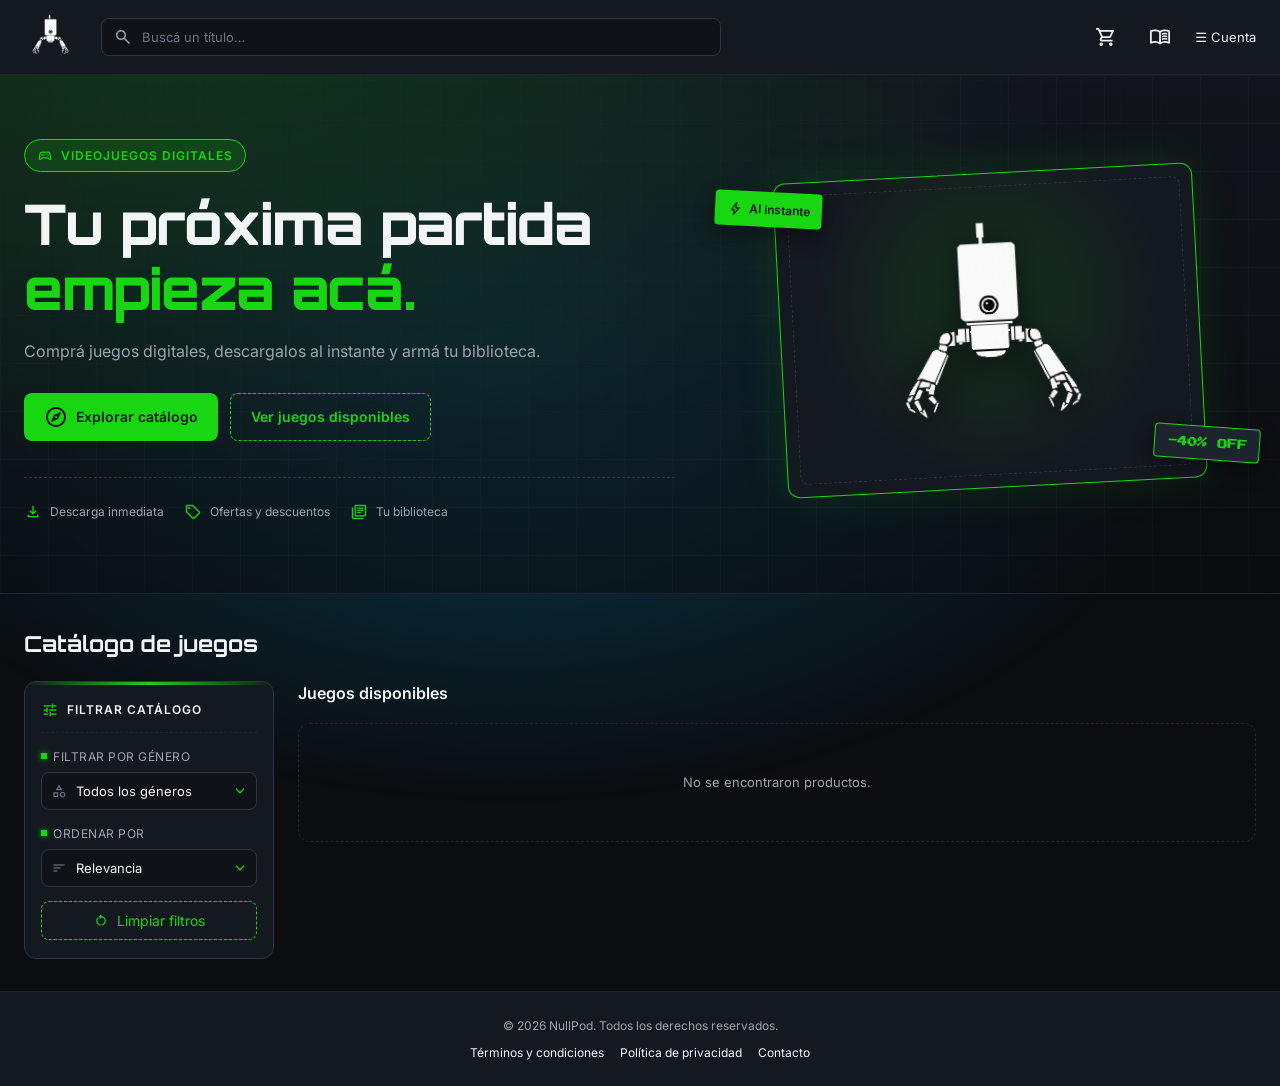
<file: index.html>
<!DOCTYPE html>
<html lang="es">

<head>
    <meta charset="UTF-8">
    <meta name="viewport" content="width=device-width, initial-scale=1.0">
    <meta name="description"
        content="NullPod: tienda de videojuegos digitales. Comprá juegos, buscá títulos, filtrá por precio, relevancia y género, y dejá reseñas.">
    <meta name="author" content="Demian Denegri">
    <title>NullPod — Videojuegos digitales</title>

    <!-- Tipografías -->
    <link rel="preconnect" href="https://fonts.googleapis.com">
    <link rel="preconnect" href="https://fonts.gstatic.com" crossorigin>
    <link href="https://fonts.googleapis.com/css2?family=Inter:wght@400;500;600&family=Orbitron:wght@700;800&family=Press+Start+2P&display=swap" rel="stylesheet">
    <!-- Tipografías -->
    <link rel="stylesheet" href="https://fonts.googleapis.com/css2?family=Material+Symbols+Outlined">
    <link rel="stylesheet" href="css/base.css">
    <link rel="stylesheet" href="css/index.css">
</head>

<body>

    <!-- ============ 1. NAVBAR DE NAVEGACIÓN ============ -->
    <header class="navbar">
        <nav aria-label="Navegación principal">
            <a href="index.html" class="logo" aria-label="NullPod, página de inicio">
                <img src="img/pod-logo.png" alt="Logo de NullPod">
            </a>

            <!-- Barra de búsqueda -->
            <form action="#" method="get" role="search" aria-label="Búsqueda de juegos" class="navbar-search">
                <input type="search" id="busqueda" name="q" placeholder="Buscá un título…" autocomplete="off">
            </form>

            <ul class="navbar-icons">
                <li>
                    <a href="html/cart.html" aria-label="Abrir carrito de compras">
                        <span class="material-symbols-outlined icon" aria-hidden="true">shopping_cart</span>
                    </a>
                </li>
                <li>
                    <a href="#" aria-label="Ir a mi biblioteca">
                        <span class="material-symbols-outlined icon" aria-hidden="true">menu_book</span>
                    </a>
                </li>
            </ul>

            <!-- Menú hamburguesa: contiene login + botón crear cuenta (solo HTML semántico) -->
            <details id="acceso" class="menu-cuenta" aria-label="Menú de cuenta">
                <summary aria-label="Abrir menú de cuenta" aria-haspopup="menu">
                    &#9776; Cuenta
                </summary>

                <section aria-labelledby="titulo-menu-cuenta">
                    
                    <!-- Opciones de ingreso -->
                    <form action="#" method="post" aria-labelledby="titulo-menu-cuenta">
                        <fieldset>

                            <label for="log-email">Correo electrónico</label>
                            <input type="email" id="log-email" name="email" required
                                placeholder="tucorreo@ejemplo.com">

                            <label for="log-clave">Contraseña</label>
                            <input type="password" id="log-clave" name="clave" required
                                placeholder="Tu contraseña">

                            <button type="submit">Ingresar</button>
                        </fieldset>
                    </form>

                    <!-- Botón crear cuenta dentro del mismo menú hamburguesa -->
                    <section aria-labelledby="titulo-sin-cuenta-nav">
                        <h3 id="titulo-sin-cuenta-nav">¿No tenés cuenta?</h3>
                        
                        <form action="html/register.html" method="get" aria-label="Ir a registro">
                            <button type="submit">Crear una cuenta</button>
                        </form>
                    </section>
                </section>
            </details>
        </nav>
    </header>

    <main>

        <!-- ============ 2. HERO ============ -->
        <section class="hero" aria-labelledby="titulo-hero">
            <div class="hero-contenido">
                <p class="hero-eyebrow">
                    <span class="material-symbols-outlined" aria-hidden="true">sports_esports</span>
                    Videojuegos digitales
                </p>

                <h1 id="titulo-hero">Tu próxima partida <span class="hero-resaltado">empieza acá.</span></h1>

                <p class="hero-descripcion">
                    Comprá juegos digitales, descargalos al instante y armá tu biblioteca.
                </p>

                <div class="hero-acciones">
                    <a href="#titulo-catalogo" class="hero-btn-principal">
                        <span class="material-symbols-outlined" aria-hidden="true">explore</span>
                        Explorar catálogo
                    </a>
                    <a href="#titulo-listado" class="hero-btn-secundario">Ver juegos disponibles</a>
                </div>

                <ul class="hero-beneficios" aria-label="Beneficios de NullPod">
                    <li>
                        <span class="material-symbols-outlined" aria-hidden="true">download</span>
                        Descarga inmediata
                    </li>
                    <li>
                        <span class="material-symbols-outlined" aria-hidden="true">sell</span>
                        Ofertas y descuentos
                    </li>
                    <li>
                        <span class="material-symbols-outlined" aria-hidden="true">library_books</span>
                        Tu biblioteca
                    </li>
                </ul>
            </div>

            <div class="hero-visual" aria-hidden="true">
                <div class="hero-panel">
                    <img src="img/pod-logo.png" alt="">
                </div>
                <span class="hero-badge hero-badge--descarga">
                    <span class="material-symbols-outlined" aria-hidden="true">bolt</span>
                    Al instante
                </span>
                <span class="hero-badge hero-badge--oferta">-40% OFF</span>
            </div>
        </section>


        <!-- ============ 3. BARRA DE BÚSQUEDA + FILTROS ============ -->
        <section aria-labelledby="titulo-catalogo" class="catalogo-section">
            <header>
                <h2 id="titulo-catalogo">Catálogo de juegos</h2>
            </header>

            <div class="catalogo-layout">
                <aside class="sidebar">
                    <form action="#" method="get" role="search" aria-label="Buscar y filtrar catálogo" class="filtros">
                        <p class="filtros-titulo">
                            <span class="material-symbols-outlined" aria-hidden="true">tune</span>
                            Filtrar catálogo
                        </p>

                       

                        <div class="campo">
                            <label for="filtrar-genero">Filtrar por género</label>
                            <div class="campo-control">
                                <span class="material-symbols-outlined icono-campo" aria-hidden="true">category</span>
                                <select id="filtrar-genero" name="genero">
                                    <option value="">Todos los géneros</option>
                                </select>
                                <span class="material-symbols-outlined icono-chevron" aria-hidden="true">expand_more</span>
                            </div>
                        </div>

                        <div class="campo">
                            <label for="ordenar">Ordenar por</label>
                            <div class="campo-control">
                                <span class="material-symbols-outlined icono-campo" aria-hidden="true">sort</span>
                                <select id="ordenar" name="orden">
                                    <option value="relevancia">Relevancia</option>
                                    <option value="precio-asc" id="precio-asc">Precio: menor a mayor</option>
                                    <option value="precio-desc">Precio: mayor a menor</option>
                                </select>
                                <span class="material-symbols-outlined icono-chevron" aria-hidden="true">expand_more</span>
                            </div>
                        </div>

                        <button type="reset" class="btn-limpiar">
                            <span class="material-symbols-outlined" aria-hidden="true">restart_alt</span>
                            Limpiar filtros
                        </button>
                    </form>
                </aside>

                <div class="catalogo-contenido">
                    <!-- ============ 4. CATÁLOGO DE PRODUCTOS ============ -->
                    <section aria-labelledby="titulo-listado">
                        <h3 id="titulo-listado">Juegos disponibles</h3>
                        <div class="catalogo-lista" id="catalogo-lista"></div>
                    </section>
                    <script src="js/juegos.js"></script>
                        </div>
                    </section>
                </div>
            </div>
        </section>


    </main>

    <footer>
        <p>&copy; 2026 NullPod. Todos los derechos reservados.</p> <!-- &copy pone el simbolo de copyright -->
        <nav aria-label="Enlaces del pie de página">
            <a href="#">Términos y condiciones</a>
            <a href="#">Política de privacidad</a>
            <a href="#">Contacto</a>
        </nav>
    </footer>

</body>

</html>
</file>
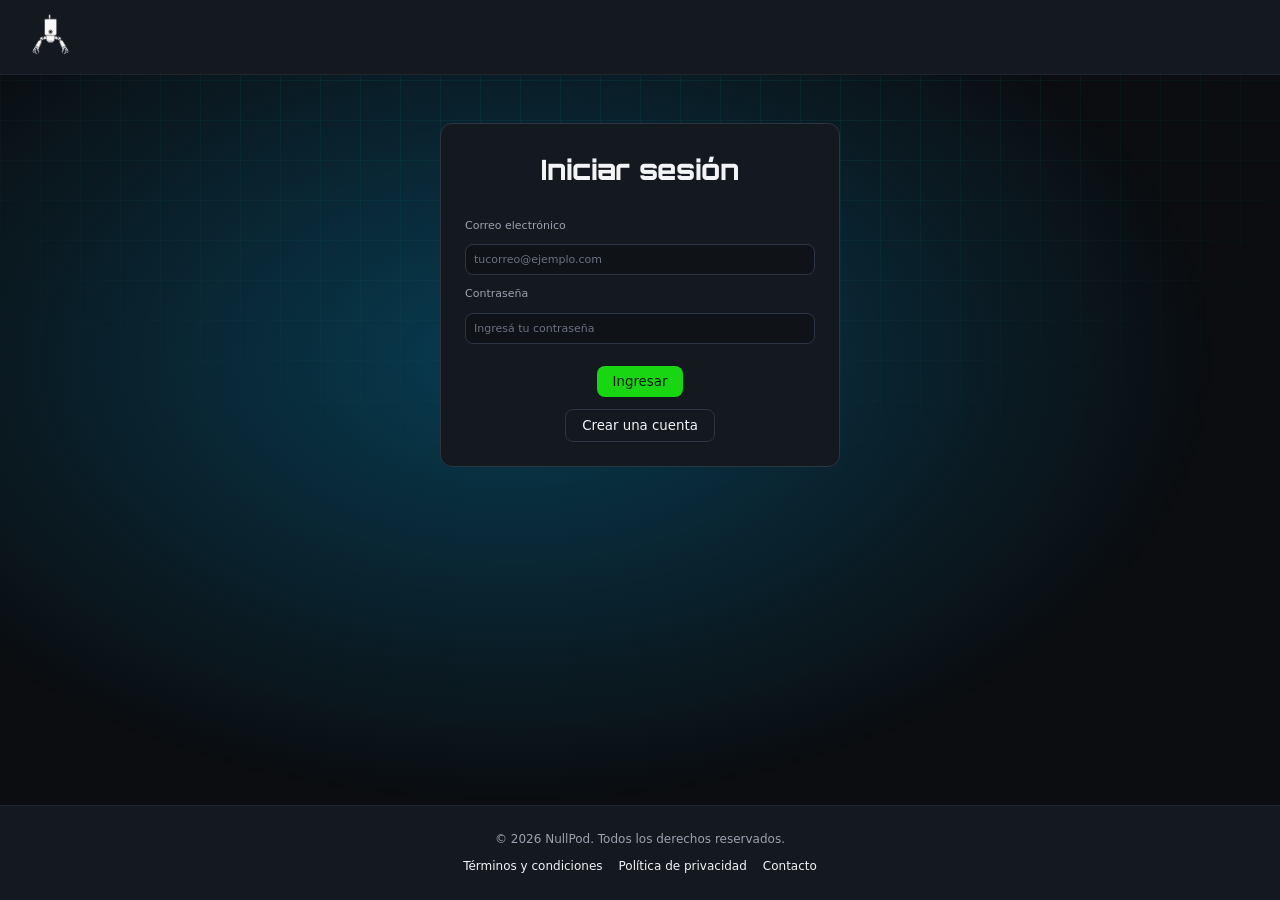
<file: login.html>
<!DOCTYPE html>
<html lang="es">

<head>
    <meta charset="UTF-8">
    <meta name="viewport" content="width=device-width, initial-scale=1.0">
    <meta name="description" content="Iniciá sesión en NullPod para comprar videojuegos digitales y dejar reseñas.">
    <meta name="author" content="Demian Denegri">
    <title>Iniciar sesión — NullPod</title>
    <!-- Tipografías -->
    <link rel="preconnect" href="https://fonts.googleapis.com">
    <link rel="preconnect" href="https://fonts.gstatic.com" crossorigin>
    <link href="https://fonts.googleapis.com/css2?family=Orbitron:wght@500;700&family=Audiowide&family=Press+Start+2P&display=swap" rel="stylesheet">
    <!-- Tipografías -->
    <link rel="stylesheet" href="https://fonts.googleapis.com/css2?family=Material+Symbols+Outlined">
    <link rel="stylesheet" href="css/base.css">
    <link rel="stylesheet" href="css/login.css">
</head>

<body>

     <!-- ============ HEADER ============ -->
     <!-- ============ 1. NAVBAR DE NAVEGACIÓN ============ -->
    <header class="navbar">
        <nav aria-label="Navegación principal">
            <a href="index.html" class="logo" aria-label="NullPod, página de inicio">
                <img src="img/pod-logo.png" alt="Logo de NullPod">
            </a>

        </nav>
    </header>
    <main>


        <section class="login" aria-labelledby="titulo-login">
            <h1 id="titulo-login">Iniciar sesión</h1>

            <form class="login-forma" action="#" method="post" aria-labelledby="titulo-login">
                <fieldset>
                    <label for="log-email">Correo electrónico</label>
                    <input type="email" id="log-email" name="email" required placeholder="tucorreo@ejemplo.com">

                    <label for="log-clave">Contraseña</label>
                    <input type="password" id="log-clave" name="clave" required placeholder="Ingresá tu contraseña">

                    <button type="submit">Ingresar</button>
                </fieldset>
            </form>

            <!-- Crear cuenta: el registro está en register.html -->
            <form action="register.html" method="get" aria-label="Ir a crear cuenta">
                <button type="submit" class="boton-secundario">Crear una cuenta</button>
            </form>
        </section>

    </main>

    <footer>
        <p>&copy; 2026 NullPod. Todos los derechos reservados.</p>
        <nav aria-label="Enlaces del pie de página">
            <a href="#">Términos y condiciones</a>
            <a href="#">Política de privacidad</a>
            <a href="#">Contacto</a>
        </nav>
    </footer>

</body>

</html>
</file>
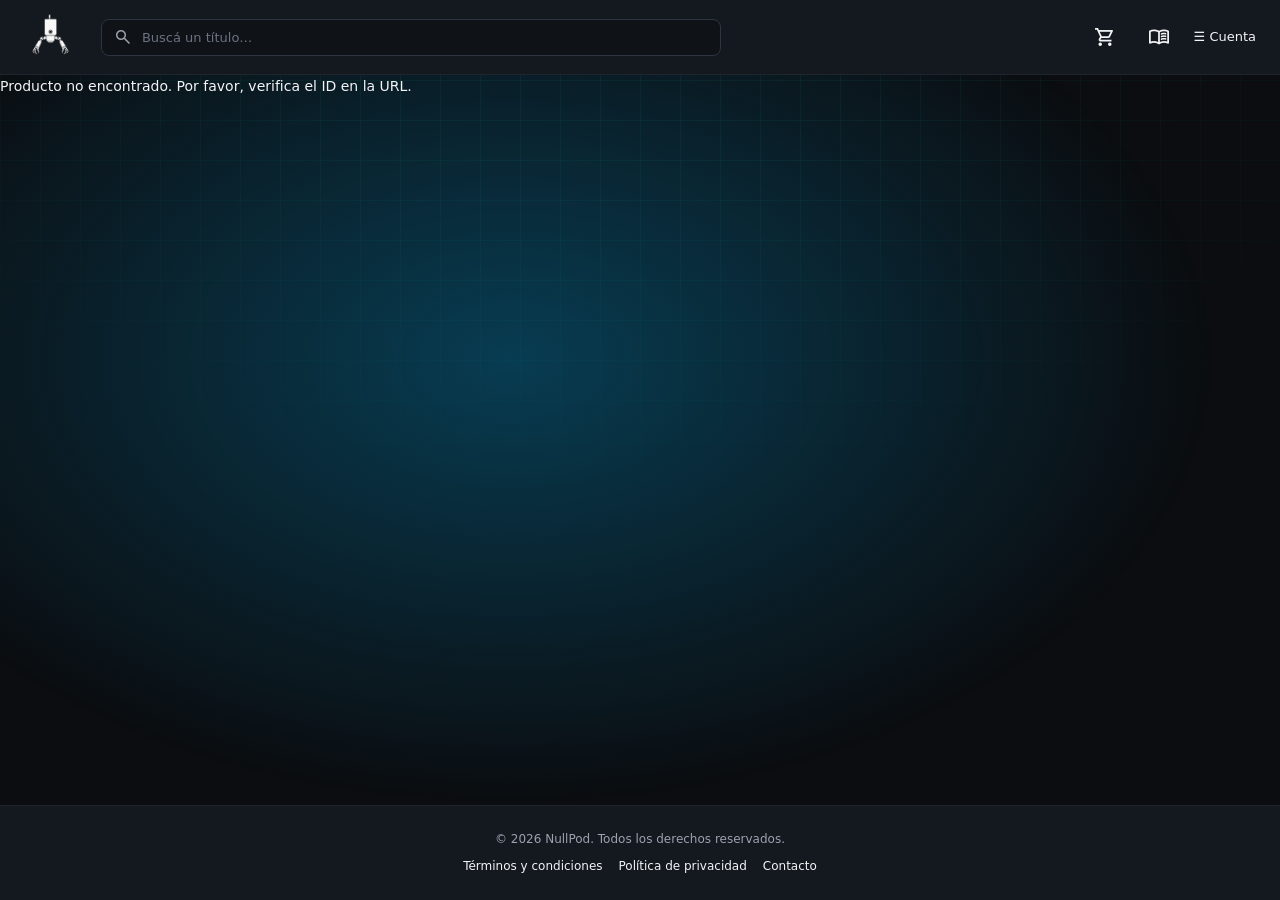
<file: product.html>
<!DOCTYPE html>
<html lang="es">

<head>
    <meta charset="UTF-8">
    <meta name="viewport" content="width=device-width, initial-scale=1.0">
    <meta name="description"
        content="Detalle del juego Cyber Run en NullPod. Comprá el juego, consultá especificaciones, género y reseñas de la comunidad.">
    <meta name="author" content="Demian Denegri">
        <!-- Tipografías -->
    <link rel="preconnect" href="https://fonts.googleapis.com">
    <link rel="preconnect" href="https://fonts.gstatic.com" crossorigin>
    <link href="https://fonts.googleapis.com/css2?family=Orbitron:wght@500;700&family=Audiowide&family=Press+Start+2P&display=swap" rel="stylesheet">
    <!-- Tipografías -->
    <link rel="stylesheet" href="https://fonts.googleapis.com/css2?family=Material+Symbols+Outlined:opsz,wght,FILL,GRAD@20..48,100..700,0..1,-50..200&display=swap">
    <link rel="stylesheet" href="css/base.css">
    <link rel="stylesheet" href="css/product.css">
    <script src="product.js" defer></script>
</head>

<body>

    <!-- ============ HEADER ============ -->
     <!-- ============ 1. NAVBAR DE NAVEGACIÓN ============ -->
    <header class="navbar">
        <nav aria-label="Navegación principal">
            <a href="index.html" class="logo" aria-label="NullPod, página de inicio">
                <img src="img/pod-logo.png" alt="Logo de NullPod">
            </a>

            <!-- Barra de búsqueda -->
            <form action="#" method="get" role="search" aria-label="Búsqueda de juegos" class="navbar-search">
                <input type="search" id="busqueda" name="q" placeholder="Buscá un título…" autocomplete="off">
            </form>

            <ul class="navbar-icons">
                <li>
                    <a href="cart.html" aria-label="Abrir carrito de compras">
                        <span class="material-symbols-outlined icon" aria-hidden="true">shopping_cart</span>
                    </a>
                </li>
                <li>
                    <a href="#" aria-label="Ir a mi biblioteca">
                        <span class="material-symbols-outlined icon" aria-hidden="true">menu_book</span>
                    </a>
                </li>
            </ul>

            <!-- Menú hamburguesa: contiene login + botón crear cuenta (solo HTML semántico) -->
            <details id="acceso" class="menu-cuenta" aria-label="Menú de cuenta">
                <summary aria-label="Abrir menú de cuenta" aria-haspopup="menu">
                    &#9776; Cuenta
                </summary>

                <section aria-labelledby="titulo-menu-cuenta">
                    
                    <!-- Opciones de ingreso -->
                    <form action="#" method="post" aria-labelledby="titulo-menu-cuenta">
                        <fieldset>

                            <label for="log-email">Correo electrónico</label>
                            <input type="email" id="log-email" name="email" required
                                placeholder="tucorreo@ejemplo.com">

                           
                            <label for="log-clave">Contraseña</label>
                            <input type="password" id="log-clave" name="clave" required
                                placeholder="Tu contraseña">

                            <button type="submit">Ingresar</button>
                        </fieldset>
                    </form>

                    <!-- Botón crear cuenta dentro del mismo menú hamburguesa -->
                    <section aria-labelledby="titulo-sin-cuenta-nav">
                        <h3 id="titulo-sin-cuenta-nav">¿No tenés cuenta?</h3>
                        
                        <form action="register.html" method="get" aria-label="Ir a registro">
                            <button type="submit">Crear una cuenta</button>
                        </form>
                    </section>
                </section>
            </details>
        </nav>
    </header>

    <main id="detalle">

        <!-- ============ DETALLE PRINCIPAL DEL JUEGO ============ -->
        <article id="cyber-run" aria-labelledby="titulo-juego" class="detalle-juego">

            <!-- 1. HEADER DEL PRODUCTO -->
            <header class="detalle-header">

                <figure class="portada">
                    <img id ="imagen-portada">

                    <!-- 2. BOTONES DE ACCIÓN -->
                    <div class="botones">
                        <button type="button" id="agr_carrito">Agregar al carrito</button> <!-- solo aggrega producto al array -->
                        <button type="button" id="comprar_ahora">Comprar ahora</button> <!-- agrega producto al array y va directo a checkout -->
                    </div>
                </figure>

                <div class="detalle-info">
                    <h1 id="titulo-juego"></h1>
                    <p class="precio" id="precio-actual"><strong></strong> <s id="precio-anterior"></s> <span></span></p>

                    <section aria-labelledby="titulo-descripcion" class="descripcion">
                        <h2>Descripción</h2>
                        <p id="descripcion"></p>
                    </section>

                    <section aria-labelledby="titulo-genero" class="etiquetas">
                        <h2 id="titulo-genero">Etiquetas</h2>
                    <ul id="lista-generos" aria-label="Géneros y etiquetas"></ul>
                    </section>
                </div>
            </header>

            <!-- 3. ESPECIFICACIONES -->
            <section aria-labelledby="titulo-especificaciones" class="especificaciones">
                <h2 id="titulo-especificaciones">Especificaciones</h2>

                <div class="requisitos">
                    <section aria-labelledby="titulo-minimos">
                        <h3 id="titulo-minimos">Requisitos mínimos</h3>
                        <ul class="texto-requisitos">
                            <li id="so-min"></li>
                            <li id="procesador-min"></li>
                            <li id="memoria-ram-min"></li>
                            <li id="graficos-min"></li>
                            <li id="almacenamiento-min"></li>
                        </ul>
                    </section>

                    <section aria-labelledby="titulo-recomendados">
                        <h3 id="titulo-recomendados">Recomendados</h3>
                        <ul class="texto-requisitos">
                            <li id="so-rec"></li>
                            <li id="procesador-rec"></li>
                            <li id="memoria-ram-rec"></li>
                            <li id="graficos-rec"></li>
                            <li id="almacenamiento-rec"></li>
                        </ul>
                    </section>
                </div>
            </section>

            <!-- 4. JUEGOS RELACIONADOS -->
            <aside aria-labelledby="titulo-relacionados" class="relacionados">
                <h2 id="titulo-relacionados">Juegos relacionados</h2>

                <div class="carousel" aria-label="Juegos relacionados">
                    <article class="carousel-item" aria-hidden="true">
                        <a href="product.html" aria-label="Ver detalles de Cyber Run">
                            <img src="https://imgproxy.eneba.games/5Qy3D5WUFI4zk7rubIbuQI--Raklu07X3Bvab47vEYA/rs:fit:300/ar:1/czM6Ly9wcm9kdWN0/cy5lbmViYS5nYW1l/cy9wcm9kdWN0cy9y/VXdNOXFyUUFMalQ5/U0EwVDl4cWxvZFhm/dDVJSU0yYUtpR0Q3/VHFNemhZLmpwZWc" alt="Portada de Cyber Run">
                            <h3>Cyber Run</h3>
                            <p>Acción</p>
                            <p class="precio"><strong>$12.999</strong> <s>$18.999</s></p>
                        </a>
                    </article>

                    <article class="carousel-item">
                        <a href="product.html" aria-label="Ver detalles de Verdant Kingdom">
                            <img src="https://imgproxy.eneba.games/m-PE1_SW28Jiy-AanJrZcxExxoR3l1GWmfkCclamtIE/rs:fit:300/ar:1/czM6Ly9wcm9kdWN0/cy5lbmViYS5nYW1l/cy9wcm9kdWN0cy9L/RVhUeG84cll3LWl4/V2JZU1pvV2ltVjdp/S3JyVjZxUERsT0VF/T09sM3lrLmpwZw" alt="Portada de Verdant Kingdom">
                            <h3>Verdant Kingdom</h3>
                            <p>Aventura</p>
                            <p class="precio"><strong>$15.499</strong></p>
                        </a>
                    </article>

                    <article class="carousel-item">
                        <a href="product.html" aria-label="Ver detalles de Space Legion">
                            <img src="https://imgproxy.eneba.games/O-fcee_zwF9-snXxHf3kn7mY6UiIHuVVoY8dJGQ4-8U/rs:fit:300/ar:1/czM6Ly9wcm9kdWN0/cy5lbmViYS5nYW1l/cy9wcm9kdWN0cy9l/eGx4aXJlbHd6cG9x/ZnRqOHBoZi5qcGc" alt="Portada de Space Legion">
                            <h3>Space Legion</h3>
                            <p>Estrategia</p>
                            <p class="precio"><strong>$9.999</strong> <s>$13.499</s></p>
                        </a>
                    </article>

                    <article class="carousel-item">
                        <a href="product.html" aria-label="Ver detalles de Haunted Manor">
                            <img src="https://imgproxy.eneba.games/eobNNLmiDhHiKYsyhP1GV54d0ufYOFQwxe3EkfkqNoA/rs:fit:300/ar:1/czM6Ly9wcm9kdWN0/cy5lbmViYS5nYW1l/cy9wcm9kdWN0cy9L/ZVl1VWdnLmpwZw" alt="Portada de Haunted Manor">
                            <h3>Haunted Manor</h3>
                            <p>Terror</p>
                            <p class="precio"><strong>$11.299</strong></p>
                        </a>
                    </article>
                </div>

                <p><a href="index.html#titulo-catalogo">Ver catálogo completo</a></p>
            </aside>

            <!-- ============================================
                 5. RESEÑAS — Sección completa reestilizada
                 ============================================ -->
            <section aria-labelledby="titulo-reseñas" class="resenas">

                <!-- Título principal de la seccion -->
                <h2 id="titulo-reseñas">Reseñas</h2>
                <!-- Subtítulo informativo debajo del título -->
                <p class="resenas-sub">Opiniones de jugadores que ya probaron el juego.</p>

                <!-- Contenedor principal: usa CSS Grid para dividir
                     en dos columnas en desktop y una sola columna en mobile -->
                <div class="resenas-grid">

                    <!-- ============ COLUMNA IZQUIERDA: Resumen de puntuación ============ -->
                    <!-- Muestra el promedio general, estrellas visuales,
                         cantidad de reseñas y barras de distribución por puntaje -->
                    <aside class="resenas-resumen" aria-label="Resumen de puntuaciones">

                        <!-- Bloque central: numero promedio + estrellas grandes -->
                        <div class="resumen-top">
                            <!-- Numero grande con el promedio de todas las reseñas -->
                            <span class="resumen-promedio">4.5</span>

                            <!-- Estrellas visuales del promedio.
                                 star = estrella llena, star_half = estrella a la mitad,
                                 star_border = estrella vacía -->
                            <div class="resumen-estrellas" aria-label="4.5 de 5 estrellas">
                                <span class="material-symbols-outlined estrella-llena" aria-hidden="true">star</span>
                                <span class="material-symbols-outlined estrella-llena" aria-hidden="true">star</span>
                                <span class="material-symbols-outlined estrella-llena" aria-hidden="true">star</span>
                                <span class="material-symbols-outlined estrella-llena" aria-hidden="true">star</span>
                                <span class="material-symbols-outlined estrella-mitad" aria-hidden="true">star_half</span>
                            </div>

                            <!-- Cantidad total de reseñas publicadas -->
                            <span class="resumen-cantidad">2 reseñas</span>
                        </div>

                        <!-- ============ Barras de distribución por puntaje ============ -->
                        <!-- Cada fila muestra: cantidad de reseñas | barra visual | estrella -->
                        <div class="resumen-distribucion">

                            <!-- Fila para 5 estrellas -->
                            <div class="dist-fila">
                                <span class="dist-cantidad">5</span>
                                <!-- La barra: su ancho se calcula como porcentaje
                                     (ej: si 1 de 2 reseñas es 5★, el ancho es 50%) -->
                                <div class="dist-barra">
                                    <div class="dist-barra-fill" style="width: 50%"></div>
                                </div>
                                <span class="material-symbols-outlined estrella-peq" aria-hidden="true">star</span>
                            </div>

                            <!-- Fila para 4 estrellas -->
                            <div class="dist-fila">
                                <span class="dist-cantidad">4</span>
                                <div class="dist-barra">
                                    <div class="dist-barra-fill" style="width: 50%"></div>
                                </div>
                                <span class="material-symbols-outlined estrella-peq" aria-hidden="true">star</span>
                            </div>

                            <!-- Fila para 3 estrellas -->
                            <div class="dist-fila">
                                <span class="dist-cantidad">3</span>
                                <div class="dist-barra">
                                    <div class="dist-barra-fill" style="width: 0%"></div>
                                </div>
                                <span class="material-symbols-outlined estrella-peq" aria-hidden="true">star</span>
                            </div>

                            <!-- Fila para 2 estrellas -->
                            <div class="dist-fila">
                                <span class="dist-cantidad">2</span>
                                <div class="dist-barra">
                                    <div class="dist-barra-fill" style="width: 0%"></div>
                                </div>
                                <span class="material-symbols-outlined estrella-peq" aria-hidden="true">star</span>
                            </div>

                            <!-- Fila para 1 estrella -->
                            <div class="dist-fila">
                                <span class="dist-cantidad">1</span>
                                <div class="dist-barra">
                                    <div class="dist-barra-fill" style="width: 0%"></div>
                                </div>
                                <span class="material-symbols-outlined estrella-peq" aria-hidden="true">star</span>
                            </div>

                        </div>
                    </aside>

                    <!-- ============ COLUMNA DERECHA: Formulario + Listado ============ -->
                    <div class="resenas-col-derecha">

                        <!-- ============ Formulario para publicar reseña ============ -->
                        <form action="#" method="post" aria-labelledby="titulo-dejar-reseña" class="resenas-form">
                            <fieldset>
                                <!-- Legend: título del formulario, visible en pantalla -->
                                <legend id="titulo-dejar-reseña">Dejá tu reseña</legend>

                                <!-- Selector de puntaje con estrellas clickeables.
                                     Se usa un grupo de radios ocultos + labels con estrellas
                                     para una experiencia visual más atractiva que un <select> -->
                                <label class="form-label">Puntaje</label>
                                <div class="estrellas-input" role="radiogroup" aria-label="Seleccioná un puntaje del 1 al 5">
                                    <!-- Los inputs están ocultos con CSS.
                                         El orden es inverso (5 a 1) para que el CSS sibling selector (~)
                                         pueda iluminar las estrellas de izquierda a derecha -->
                                    <input type="radio" id="estrella-5" name="puntaje" value="5" class="sr-only" checked>
                                    <label for="estrella-5" aria-label="5 estrellas" class="estrella-label">
                                        <span class="material-symbols-outlined" aria-hidden="true">star</span>
                                    </label>

                                    <input type="radio" id="estrella-4" name="puntaje" value="4" class="sr-only">
                                    <label for="estrella-4" aria-label="4 estrellas" class="estrella-label">
                                        <span class="material-symbols-outlined" aria-hidden="true">star</span>
                                    </label>

                                    <input type="radio" id="estrella-3" name="puntaje" value="3" class="sr-only">
                                    <label for="estrella-3" aria-label="3 estrellas" class="estrella-label">
                                        <span class="material-symbols-outlined" aria-hidden="true">star</span>
                                    </label>

                                    <input type="radio" id="estrella-2" name="puntaje" value="2" class="sr-only">
                                    <label for="estrella-2" aria-label="2 estrellas" class="estrella-label">
                                        <span class="material-symbols-outlined" aria-hidden="true">star</span>
                                    </label>

                                    <input type="radio" id="estrella-1" name="puntaje" value="1" class="sr-only">
                                    <label for="estrella-1" aria-label="1 estrella" class="estrella-label">
                                        <span class="material-symbols-outlined" aria-hidden="true">star</span>
                                    </label>
                                </div>

                                <!-- Textarea para escribir el texto de la reseña -->
                                <label for="reseña-cyberrun-texto" class="form-label">Tu reseña</label>
                                <textarea id="reseña-cyberrun-texto" name="texto"
                                    placeholder="Contanos qué te pareció…"></textarea>

                                <!-- Botón de envío -->
                                <button type="submit">Publicar reseña</button>
                            </fieldset>
                        </form>

                        <!-- ============ Listado de reseñas existentes ============ -->
                        <!-- Cada reseña es un <li> con un <article> dentro -->
                        <ul class="resenas-lista">

                            <!-- ---- Reseña 1: neko_gamer ---- -->
                            <li>
                                <article class="resena-card" aria-label="Reseña de neko_gamer">
                                    <!-- Header de la card: avatar + nombre + estrellas -->
                                    <header class="resena-header">
                                        <!-- Icono de usuario como avatar genérico -->
                                        <span class="material-symbols-outlined resena-avatar" aria-hidden="true">person</span>
                                        <div class="resena-header-texto">
                                            <!-- Nombre del usuario que reseñó -->
                                            <h3>neko_gamer</h3>
                                            <!-- Estrellas visuales del puntaje de esta reseña (5 de 5) -->
                                            <div class="resena-estrellas" aria-label="Puntaje: 5 de 5">
                                                <span class="material-symbols-outlined estrella-llena" aria-hidden="true">star</span>
                                                <span class="material-symbols-outlined estrella-llena" aria-hidden="true">star</span>
                                                <span class="material-symbols-outlined estrella-llena" aria-hidden="true">star</span>
                                                <span class="material-symbols-outlined estrella-llena" aria-hidden="true">star</span>
                                                <span class="material-symbols-outlined estrella-llena" aria-hidden="true">star</span>
                                            </div>
                                        </div>
                                    </header>
                                    <!-- Separador visual entre header y contenido -->
                                    <hr class="resena-separador">
                                    <!-- Texto de la reseña -->
                                    <p class="resena-texto">"Adictivo, los gráficos son una locura."</p>
                                </article>
                            </li>

                            <!-- ---- Reseña 2: turbo_pixel ---- -->
                            <li>
                                <article class="resena-card" aria-label="Reseña de turbo_pixel">
                                    <header class="resena-header">
                                        <span class="material-symbols-outlined resena-avatar" aria-hidden="true">person</span>
                                        <div class="resena-header-texto">
                                            <h3>turbo_pixel</h3>
                                            <!-- Estrellas visuales del puntaje (4 de 5) -->
                                            <div class="resena-estrellas" aria-label="Puntaje: 4 de 5">
                                                <span class="material-symbols-outlined estrella-llena" aria-hidden="true">star</span>
                                                <span class="material-symbols-outlined estrella-llena" aria-hidden="true">star</span>
                                                <span class="material-symbols-outlined estrella-llena" aria-hidden="true">star</span>
                                                <span class="material-symbols-outlined estrella-llena" aria-hidden="true">star</span>
                                                <span class="material-symbols-outlined estrella-vacia" aria-hidden="true">star_border</span>
                                            </div>
                                        </div>
                                    </header>
                                    <hr class="resena-separador">
                                    <p class="resena-texto">"Las carreras nocturnas son lo mejor."</p>
                                </article>
                            </li>

                        </ul>
                    </div>
                    <!-- Fin columna derecha -->

                </div>
                <!-- Fin resenas-grid -->

            </section>

        </article>

    </main>

    <footer>
        <p>&copy; 2026 NullPod. Todos los derechos reservados.</p>
        <nav aria-label="Enlaces del pie de página">
            <a href="#">Términos y condiciones</a>
            <a href="#">Política de privacidad</a>
            <a href="#">Contacto</a>
        </nav>
    </footer>

</body>

</html>
</file>
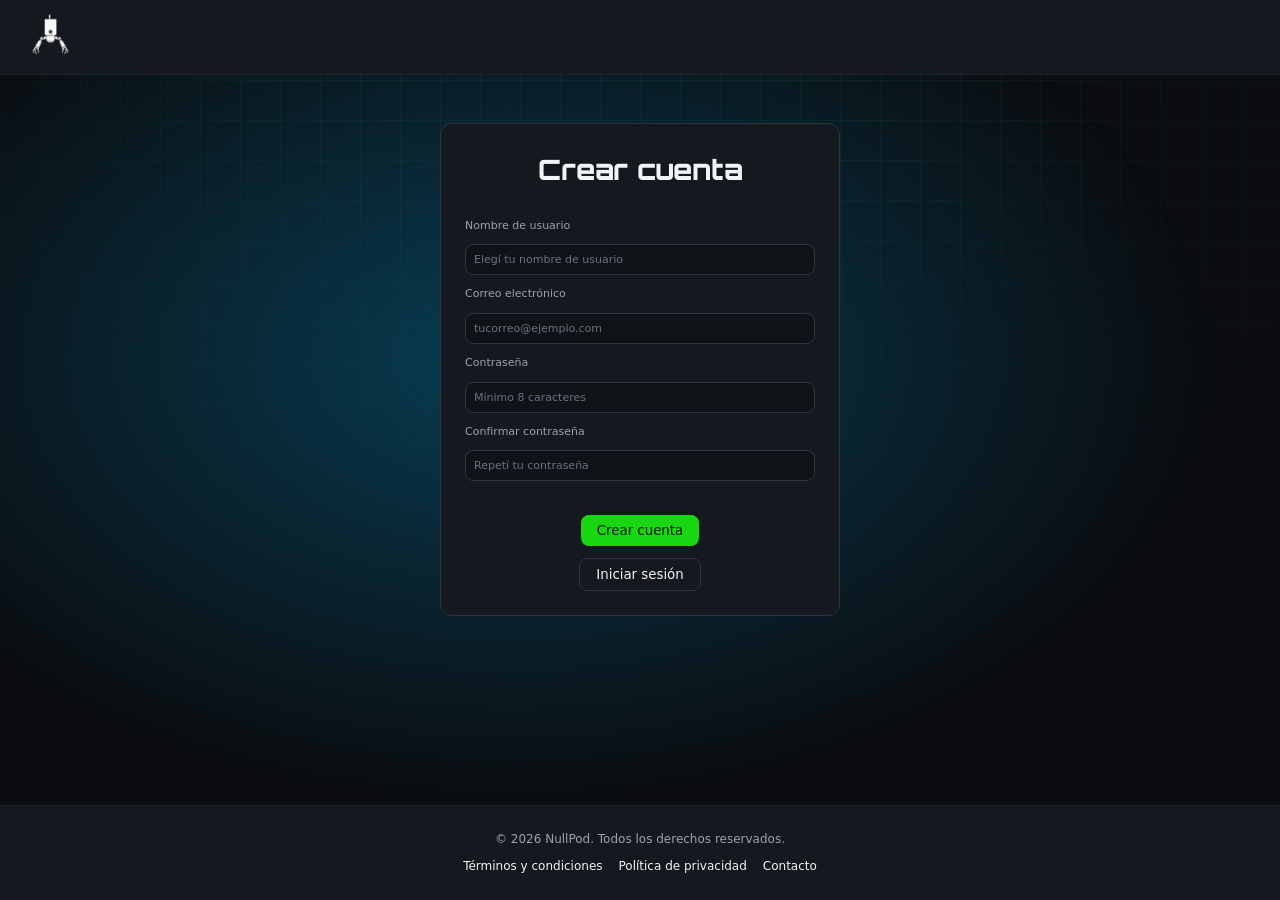
<file: register.html>
<!DOCTYPE html>
<html lang="es">

<head>
    <meta charset="UTF-8">
    <meta name="viewport" content="width=device-width, initial-scale=1.0">
    <meta name="description" content="Creá tu cuenta en NullPod para comprar videojuegos digitales y dejar reseñas.">
    <meta name="author" content="Demian Denegri">
    <title>Crear cuenta — NullPod</title>
    <!-- Tipografías -->
    <link rel="preconnect" href="https://fonts.googleapis.com">
    <link rel="preconnect" href="https://fonts.gstatic.com" crossorigin>
    <link href="https://fonts.googleapis.com/css2?family=Orbitron:wght@500;700&family=Audiowide&family=Press+Start+2P&display=swap" rel="stylesheet">
    <!-- Tipografías -->
    <link rel="stylesheet" href="https://fonts.googleapis.com/css2?family=Material+Symbols+Outlined">
    <link rel="stylesheet" href="css/base.css">
    <link rel="stylesheet" href="css/register.css">
    <script src="register.js" defer></script>
</head>

<body>

     <!-- ============ HEADER ============ -->
     <!-- ============ 1. NAVBAR DE NAVEGACIÓN ============ -->
    <header class="navbar">
        <nav aria-label="Navegación principal">
            <a href="index.html" class="logo" aria-label="NullPod, página de inicio">
                <img src="img/pod-logo.png" alt="Logo de NullPod">
            </a>

        </nav>
    </header>
    <main>


        <section class="registro" aria-labelledby="titulo-registro">
            <h1 id="titulo-registro">Crear cuenta</h1>

            <form id="reg-form" class="registro-forma" action="#" aria-labelledby="titulo-registro">
                <fieldset>
                    <label for="reg-nombre">Nombre de usuario</label>
                    <input type="text" id="reg-nombre" name="usuario" required minlength="3"
                        placeholder="Elegí tu nombre de usuario">

                    <label for="reg-email">Correo electrónico</label>
                    <input type="email" id="reg-email" name="email" required placeholder="tucorreo@ejemplo.com">

                    <label for="reg-clave">Contraseña</label>
                    <input type="password" id="reg-clave" name="clave" required minlength="8"
                        placeholder="Mínimo 8 caracteres">

                    <label for="reg-clave2">Confirmar contraseña</label>
                    <input type="password" id="reg-clave2" name="clave2" required placeholder="Repetí tu contraseña">

                    <button id="reg-boton" type="submit">Crear cuenta</button>
                </fieldset>
            </form>

            <!-- Iniciar sesión -->
            <form action="login.html" method="get" aria-label="Ir a iniciar sesión">
                <button type="submit" class="boton-secundario">Iniciar sesión</button>
            </form>
        </section>

    </main>

    <footer>
        <p>&copy; 2026 NullPod. Todos los derechos reservados.</p>
        <nav aria-label="Enlaces del pie de página">
            <a href="#">Términos y condiciones</a>
            <a href="#">Política de privacidad</a>
            <a href="#">Contacto</a>
        </nav>
    </footer>

</body>

</html>
</file>
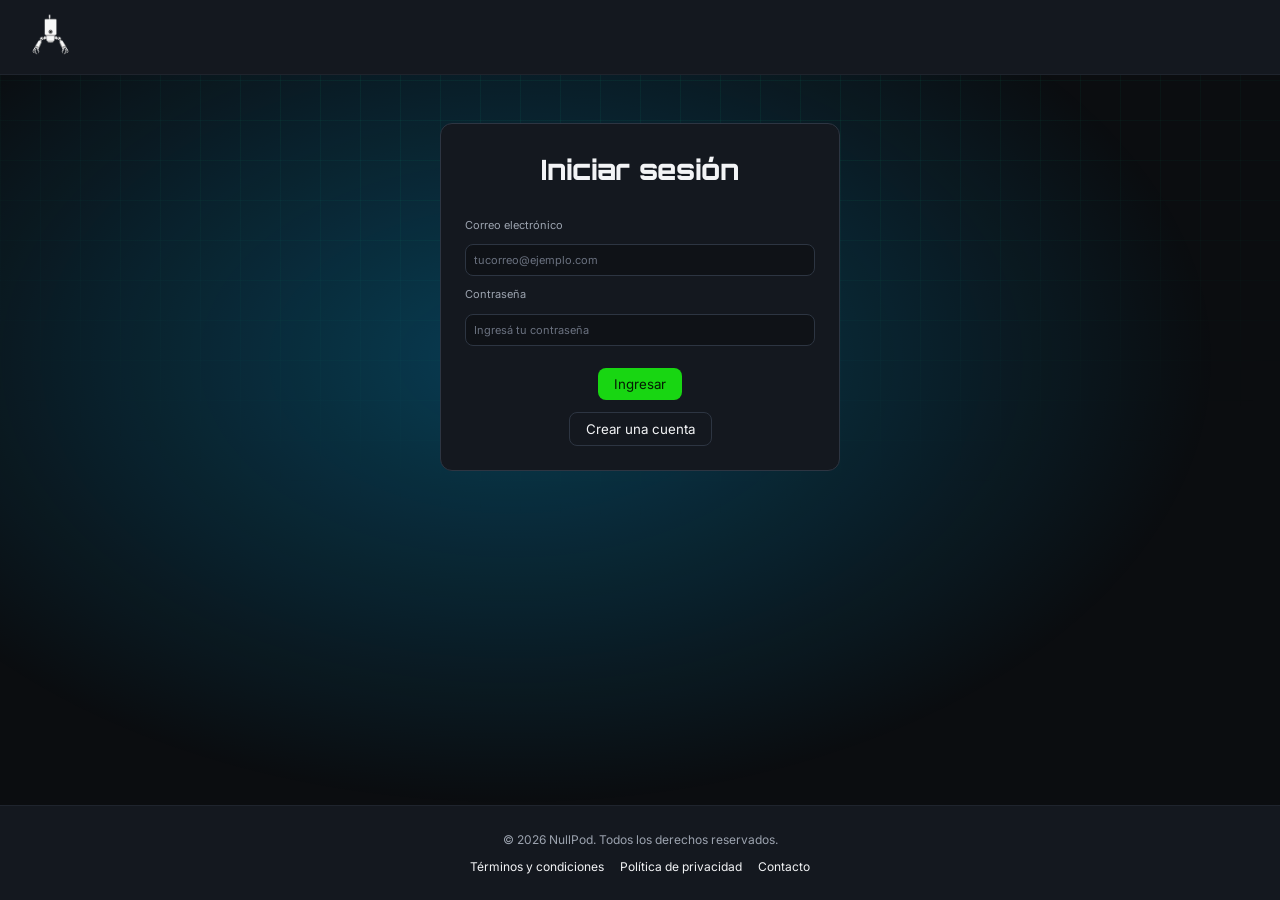
<file: html/login.html>
<!DOCTYPE html>
<html lang="es">

<head>
    <meta charset="UTF-8">
    <meta name="viewport" content="width=device-width, initial-scale=1.0">
    <meta name="description" content="Iniciá sesión en NullPod para comprar videojuegos digitales y dejar reseñas.">
    <meta name="author" content="Demian Denegri">
    <title>Iniciar sesión — NullPod</title>
    <!-- Tipografías -->
    <link rel="preconnect" href="https://fonts.googleapis.com">
    <link rel="preconnect" href="https://fonts.gstatic.com" crossorigin>
    <link href="https://fonts.googleapis.com/css2?family=Inter:wght@400;500;600&family=Orbitron:wght@700;800&family=Press+Start+2P&display=swap" rel="stylesheet">
    <!-- Tipografías -->
    <link rel="stylesheet" href="https://fonts.googleapis.com/css2?family=Material+Symbols+Outlined">
    <link rel="stylesheet" href="../css/base.css">
    <link rel="stylesheet" href="../css/login.css">
</head>

<body>

     <!-- ============ HEADER ============ -->
     <!-- ============ 1. NAVBAR DE NAVEGACIÓN ============ -->
    <header class="navbar">
        <nav aria-label="Navegación principal">
            <a href="../index.html" class="logo" aria-label="NullPod, página de inicio">
                <img src="../img/pod-logo.png" alt="Logo de NullPod">
            </a>

        </nav>
    </header>
    <main>


        <section class="login" aria-labelledby="titulo-login">
            <h1 id="titulo-login">Iniciar sesión</h1>

            <form class="login-forma" action="#" method="post" aria-labelledby="titulo-login">
                <fieldset>
                    <label for="log-email">Correo electrónico</label>
                    <input type="email" id="log-email" name="email" required placeholder="tucorreo@ejemplo.com">

                    <label for="log-clave">Contraseña</label>
                    <input type="password" id="log-clave" name="clave" required placeholder="Ingresá tu contraseña">

                    <button type="submit">Ingresar</button>
                </fieldset>
            </form>

            <!-- Crear cuenta: el registro está en register.html -->
            <form action="register.html" method="get" aria-label="Ir a crear cuenta">
                <button type="submit" class="boton-secundario">Crear una cuenta</button>
            </form>
        </section>

    </main>

    <footer>
        <p>&copy; 2026 NullPod. Todos los derechos reservados.</p>
        <nav aria-label="Enlaces del pie de página">
            <a href="#">Términos y condiciones</a>
            <a href="#">Política de privacidad</a>
            <a href="#">Contacto</a>
        </nav>
    </footer>

</body>

</html>
</file>
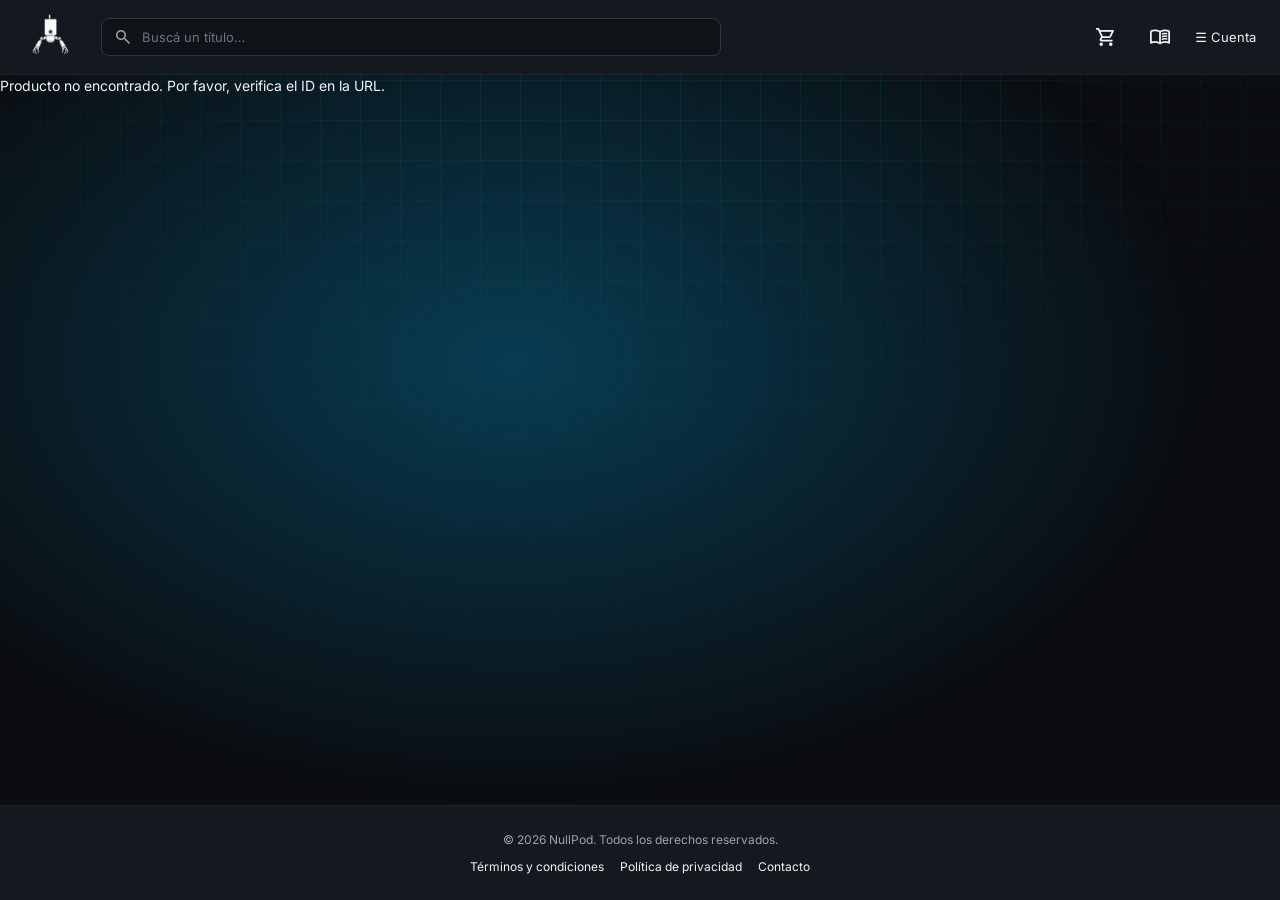
<file: html/product.html>
<!DOCTYPE html>
<html lang="es">

<head>
    <meta charset="UTF-8">
    <meta name="viewport" content="width=device-width, initial-scale=1.0">
    <meta name="description"
        content="Detalle del juego Cyber Run en NullPod. Comprá el juego, consultá especificaciones, género y reseñas de la comunidad.">
    <meta name="author" content="Demian Denegri">
        <!-- Tipografías -->
    <link rel="preconnect" href="https://fonts.googleapis.com">
    <link rel="preconnect" href="https://fonts.gstatic.com" crossorigin>
    <link href="https://fonts.googleapis.com/css2?family=Inter:wght@400;500;600&family=Orbitron:wght@700;800&family=Press+Start+2P&display=swap" rel="stylesheet">
    <!-- Tipografías -->
    <link rel="stylesheet" href="https://fonts.googleapis.com/css2?family=Material+Symbols+Outlined:opsz,wght,FILL,GRAD@20..48,100..700,0..1,-50..200&display=swap">
    <link rel="stylesheet" href="../css/base.css">
    <link rel="stylesheet" href="../css/product.css">
    <script src="../js/product.js" defer></script>
</head>

<body>

    <!-- ============ HEADER ============ -->
     <!-- ============ 1. NAVBAR DE NAVEGACIÓN ============ -->
    <header class="navbar">
        <nav aria-label="Navegación principal">
            <a href="../index.html" class="logo" aria-label="NullPod, página de inicio">
                <img src="../img/pod-logo.png" alt="Logo de NullPod">
            </a>

            <!-- Barra de búsqueda -->
            <form action="#" method="get" role="search" aria-label="Búsqueda de juegos" class="navbar-search">
                <input type="search" id="busqueda" name="q" placeholder="Buscá un título…" autocomplete="off">
            </form>

            <ul class="navbar-icons">
                <li>
                    <a href="cart.html" aria-label="Abrir carrito de compras">
                        <span class="material-symbols-outlined icon" aria-hidden="true">shopping_cart</span>
                    </a>
                </li>
                <li>
                    <a href="#" aria-label="Ir a mi biblioteca">
                        <span class="material-symbols-outlined icon" aria-hidden="true">menu_book</span>
                    </a>
                </li>
            </ul>

            <!-- Menú hamburguesa: contiene login + botón crear cuenta (solo HTML semántico) -->
            <details id="acceso" class="menu-cuenta" aria-label="Menú de cuenta">
                <summary aria-label="Abrir menú de cuenta" aria-haspopup="menu">
                    &#9776; Cuenta
                </summary>

                <section aria-labelledby="titulo-menu-cuenta">
                    
                    <!-- Opciones de ingreso -->
                    <form action="#" method="post" aria-labelledby="titulo-menu-cuenta">
                        <fieldset>

                            <label for="log-email">Correo electrónico</label>
                            <input type="email" id="log-email" name="email" required
                                placeholder="tucorreo@ejemplo.com">

                           
                            <label for="log-clave">Contraseña</label>
                            <input type="password" id="log-clave" name="clave" required
                                placeholder="Tu contraseña">

                            <button type="submit">Ingresar</button>
                        </fieldset>
                    </form>

                    <!-- Botón crear cuenta dentro del mismo menú hamburguesa -->
                    <section aria-labelledby="titulo-sin-cuenta-nav">
                        <h3 id="titulo-sin-cuenta-nav">¿No tenés cuenta?</h3>
                        
                        <form action="register.html" method="get" aria-label="Ir a registro">
                            <button type="submit">Crear una cuenta</button>
                        </form>
                    </section>
                </section>
            </details>
        </nav>
    </header>

    <main id="detalle">

        <!-- ============ DETALLE PRINCIPAL DEL JUEGO ============ -->
        <article id="cyber-run" aria-labelledby="titulo-juego" class="detalle-juego">

            <!-- 1. HEADER DEL PRODUCTO -->
            <header class="detalle-header">

                <figure class="portada">
                    <img id ="imagen-portada">

                    <!-- 2. BOTONES DE ACCIÓN -->
                    <div class="botones">
                        <button type="button" id="agr_carrito">
                            <span class="material-symbols-outlined" aria-hidden="true">add_shopping_cart</span>
                            Agregar al carrito
                        </button> <!-- solo aggrega producto al array -->
                        <button type="button" id="comprar_ahora">Comprar ahora</button> <!-- agrega producto al array y va directo a checkout -->
                    </div>
                </figure>

                <div class="detalle-info">
                    <h1 id="titulo-juego"></h1>
                    <p class="precio" id="precio-actual"><strong></strong> <s id="precio-anterior"></s> <span></span></p>

                    <section aria-labelledby="titulo-descripcion" class="descripcion">
                        <h2>Descripción</h2>
                        <p id="descripcion"></p>
                    </section>

                    <section aria-labelledby="titulo-genero" class="etiquetas">
                    <ul id="lista-generos" aria-label="Géneros y etiquetas"></ul>
                    </section>
                </div>
            </header>

            <!-- 3. ESPECIFICACIONES -->
            <section aria-labelledby="titulo-especificaciones" class="especificaciones">
                <h2 id="titulo-especificaciones">Especificaciones</h2>

                <div class="requisitos">
                    <section aria-labelledby="titulo-minimos">
                        <h3 id="titulo-minimos">Requisitos mínimos</h3>
                        <ul class="texto-requisitos">
                            <li id="so-min"></li>
                            <li id="procesador-min"></li>
                            <li id="memoria-ram-min"></li>
                            <li id="graficos-min"></li>
                            <li id="almacenamiento-min"></li>
                        </ul>
                    </section>

                    <section aria-labelledby="titulo-recomendados">
                        <h3 id="titulo-recomendados">Recomendados</h3>
                        <ul class="texto-requisitos">
                            <li id="so-rec"></li>
                            <li id="procesador-rec"></li>
                            <li id="memoria-ram-rec"></li>
                            <li id="graficos-rec"></li>
                            <li id="almacenamiento-rec"></li>
                        </ul>
                    </section>
                </div>
            </section>

            <!-- ============================================
                 5. RESEÑAS — Sección completa reestilizada
                 ============================================ -->
            <section aria-labelledby="titulo-reseñas" class="resenas">

                <!-- Título principal de la seccion -->
                <h2 id="titulo-reseñas">Reseñas</h2>
                <!-- Subtítulo informativo debajo del título -->
                <p class="resenas-sub">Opiniones de jugadores que ya probaron el juego.</p>

                <!-- Contenedor principal: usa CSS Grid para dividir
                     en dos columnas en desktop y una sola columna en mobile -->
                <div class="resenas-grid">

                    <!-- ============ COLUMNA IZQUIERDA: Resumen de puntuación ============ -->
                    <!-- Muestra el promedio general, estrellas visuales,
                         cantidad de reseñas y barras de distribución por puntaje -->
                    <aside class="resenas-resumen" aria-label="Resumen de puntuaciones">

                        <!-- Bloque central: numero promedio + estrellas grandes -->
                        <div class="resumen-top">
                            <!-- Numero grande con el promedio de todas las reseñas -->
                            <span class="resumen-promedio">4.5</span>

                            <!-- Estrellas visuales del promedio.
                                 star = estrella llena, star_half = estrella a la mitad,
                                 star_border = estrella vacía -->
                            <div class="resumen-estrellas" aria-label="4.5 de 5 estrellas">
                                <span class="material-symbols-outlined estrella-llena" aria-hidden="true">star</span>
                                <span class="material-symbols-outlined estrella-llena" aria-hidden="true">star</span>
                                <span class="material-symbols-outlined estrella-llena" aria-hidden="true">star</span>
                                <span class="material-symbols-outlined estrella-llena" aria-hidden="true">star</span>
                                <span class="material-symbols-outlined estrella-mitad" aria-hidden="true">star_half</span>
                            </div>

                            <!-- Cantidad total de reseñas publicadas -->
                            <span class="resumen-cantidad">2 reseñas</span>
                        </div>

                        <!-- ============ Barras de distribución por puntaje ============ -->
                        <!-- Cada fila muestra: cantidad de reseñas | barra visual | estrella -->
                        <div class="resumen-distribucion">

                            <!-- Fila para 5 estrellas -->
                            <div class="dist-fila">
                                <span class="dist-cantidad">5</span>
                                <!-- La barra: su ancho se calcula como porcentaje
                                     (ej: si 1 de 2 reseñas es 5★, el ancho es 50%) -->
                                <div class="dist-barra">
                                    <div class="dist-barra-fill" style="width: 50%"></div>
                                </div>
                                <span class="material-symbols-outlined estrella-peq" aria-hidden="true">star</span>
                            </div>

                            <!-- Fila para 4 estrellas -->
                            <div class="dist-fila">
                                <span class="dist-cantidad">4</span>
                                <div class="dist-barra">
                                    <div class="dist-barra-fill" style="width: 50%"></div>
                                </div>
                                <span class="material-symbols-outlined estrella-peq" aria-hidden="true">star</span>
                            </div>

                            <!-- Fila para 3 estrellas -->
                            <div class="dist-fila">
                                <span class="dist-cantidad">3</span>
                                <div class="dist-barra">
                                    <div class="dist-barra-fill" style="width: 0%"></div>
                                </div>
                                <span class="material-symbols-outlined estrella-peq" aria-hidden="true">star</span>
                            </div>

                            <!-- Fila para 2 estrellas -->
                            <div class="dist-fila">
                                <span class="dist-cantidad">2</span>
                                <div class="dist-barra">
                                    <div class="dist-barra-fill" style="width: 0%"></div>
                                </div>
                                <span class="material-symbols-outlined estrella-peq" aria-hidden="true">star</span>
                            </div>

                            <!-- Fila para 1 estrella -->
                            <div class="dist-fila">
                                <span class="dist-cantidad">1</span>
                                <div class="dist-barra">
                                    <div class="dist-barra-fill" style="width: 0%"></div>
                                </div>
                                <span class="material-symbols-outlined estrella-peq" aria-hidden="true">star</span>
                            </div>

                        </div>
                    </aside>

                    <!-- ============ COLUMNA DERECHA: Formulario + Listado ============ -->
                    <div class="resenas-col-derecha">

                        <!-- ============ Formulario para publicar reseña ============ -->
                        <form action="#" method="post" aria-labelledby="titulo-dejar-reseña" class="resenas-form">
                            <fieldset>
                                <!-- Legend: título del formulario, visible en pantalla -->
                                <legend id="titulo-dejar-reseña">Dejá tu reseña</legend>

                                <!-- Selector de puntaje con estrellas clickeables.
                                     Se usa un grupo de radios ocultos + labels con estrellas
                                     para una experiencia visual más atractiva que un <select> -->
                                <label class="form-label">Puntaje</label>
                                <div class="estrellas-input" role="radiogroup" aria-label="Seleccioná un puntaje del 1 al 5">
                                    <!-- Los inputs están ocultos con CSS.
                                         El orden es inverso (5 a 1) para que el CSS sibling selector (~)
                                         pueda iluminar las estrellas de izquierda a derecha -->
                                    <input type="radio" id="estrella-5" name="puntaje" value="5" class="sr-only" checked>
                                    <label for="estrella-5" aria-label="5 estrellas" class="estrella-label">
                                        <span class="material-symbols-outlined" aria-hidden="true">star</span>
                                    </label>

                                    <input type="radio" id="estrella-4" name="puntaje" value="4" class="sr-only">
                                    <label for="estrella-4" aria-label="4 estrellas" class="estrella-label">
                                        <span class="material-symbols-outlined" aria-hidden="true">star</span>
                                    </label>

                                    <input type="radio" id="estrella-3" name="puntaje" value="3" class="sr-only">
                                    <label for="estrella-3" aria-label="3 estrellas" class="estrella-label">
                                        <span class="material-symbols-outlined" aria-hidden="true">star</span>
                                    </label>

                                    <input type="radio" id="estrella-2" name="puntaje" value="2" class="sr-only">
                                    <label for="estrella-2" aria-label="2 estrellas" class="estrella-label">
                                        <span class="material-symbols-outlined" aria-hidden="true">star</span>
                                    </label>

                                    <input type="radio" id="estrella-1" name="puntaje" value="1" class="sr-only">
                                    <label for="estrella-1" aria-label="1 estrella" class="estrella-label">
                                        <span class="material-symbols-outlined" aria-hidden="true">star</span>
                                    </label>
                                </div>

                                <!-- Textarea para escribir el texto de la reseña -->
                                <label for="reseña-cyberrun-texto" class="form-label">Tu reseña</label>
                                <textarea id="reseña-cyberrun-texto" name="texto"
                                    placeholder="Contanos qué te pareció…"></textarea>

                                <!-- Botón de envío -->
                                <button type="submit">Publicar reseña</button>
                            </fieldset>
                        </form>

                        <!-- ============ Listado de reseñas existentes ============ -->
                        <!-- Cada reseña es un <li> con un <article> dentro -->
                        <ul class="resenas-lista">

                            <!-- ---- Reseña 1: neko_gamer ---- -->
                            <li>
                                <article class="resena-card" aria-label="Reseña de neko_gamer">
                                    <!-- Header de la card: avatar + nombre + estrellas -->
                                    <header class="resena-header">
                                        <!-- Icono de usuario como avatar genérico -->
                                        <span class="material-symbols-outlined resena-avatar" aria-hidden="true">person</span>
                                        <div class="resena-header-texto">
                                            <!-- Nombre del usuario que reseñó -->
                                            <h3>neko_gamer</h3>
                                            <!-- Estrellas visuales del puntaje de esta reseña (5 de 5) -->
                                            <div class="resena-estrellas" aria-label="Puntaje: 5 de 5">
                                                <span class="material-symbols-outlined estrella-llena" aria-hidden="true">star</span>
                                                <span class="material-symbols-outlined estrella-llena" aria-hidden="true">star</span>
                                                <span class="material-symbols-outlined estrella-llena" aria-hidden="true">star</span>
                                                <span class="material-symbols-outlined estrella-llena" aria-hidden="true">star</span>
                                                <span class="material-symbols-outlined estrella-llena" aria-hidden="true">star</span>
                                            </div>
                                        </div>
                                    </header>
                                    <!-- Separador visual entre header y contenido -->
                                    <hr class="resena-separador">
                                    <!-- Texto de la reseña -->
                                    <p class="resena-texto">"Adictivo, los gráficos son una locura."</p>
                                </article>
                            </li>

                            <!-- ---- Reseña 2: turbo_pixel ---- -->
                            <li>
                                <article class="resena-card" aria-label="Reseña de turbo_pixel">
                                    <header class="resena-header">
                                        <span class="material-symbols-outlined resena-avatar" aria-hidden="true">person</span>
                                        <div class="resena-header-texto">
                                            <h3>turbo_pixel</h3>
                                            <!-- Estrellas visuales del puntaje (4 de 5) -->
                                            <div class="resena-estrellas" aria-label="Puntaje: 4 de 5">
                                                <span class="material-symbols-outlined estrella-llena" aria-hidden="true">star</span>
                                                <span class="material-symbols-outlined estrella-llena" aria-hidden="true">star</span>
                                                <span class="material-symbols-outlined estrella-llena" aria-hidden="true">star</span>
                                                <span class="material-symbols-outlined estrella-llena" aria-hidden="true">star</span>
                                                <span class="material-symbols-outlined estrella-vacia" aria-hidden="true">star_border</span>
                                            </div>
                                        </div>
                                    </header>
                                    <hr class="resena-separador">
                                    <p class="resena-texto">"Las carreras nocturnas son lo mejor."</p>
                                </article>
                            </li>

                        </ul>
                    </div>
                    <!-- Fin columna derecha -->

                </div>
                <!-- Fin resenas-grid -->

            </section>

        </article>

    </main>

    <footer>
        <p>&copy; 2026 NullPod. Todos los derechos reservados.</p>
        <nav aria-label="Enlaces del pie de página">
            <a href="#">Términos y condiciones</a>
            <a href="#">Política de privacidad</a>
            <a href="#">Contacto</a>
        </nav>
    </footer>

</body>

</html>
</file>
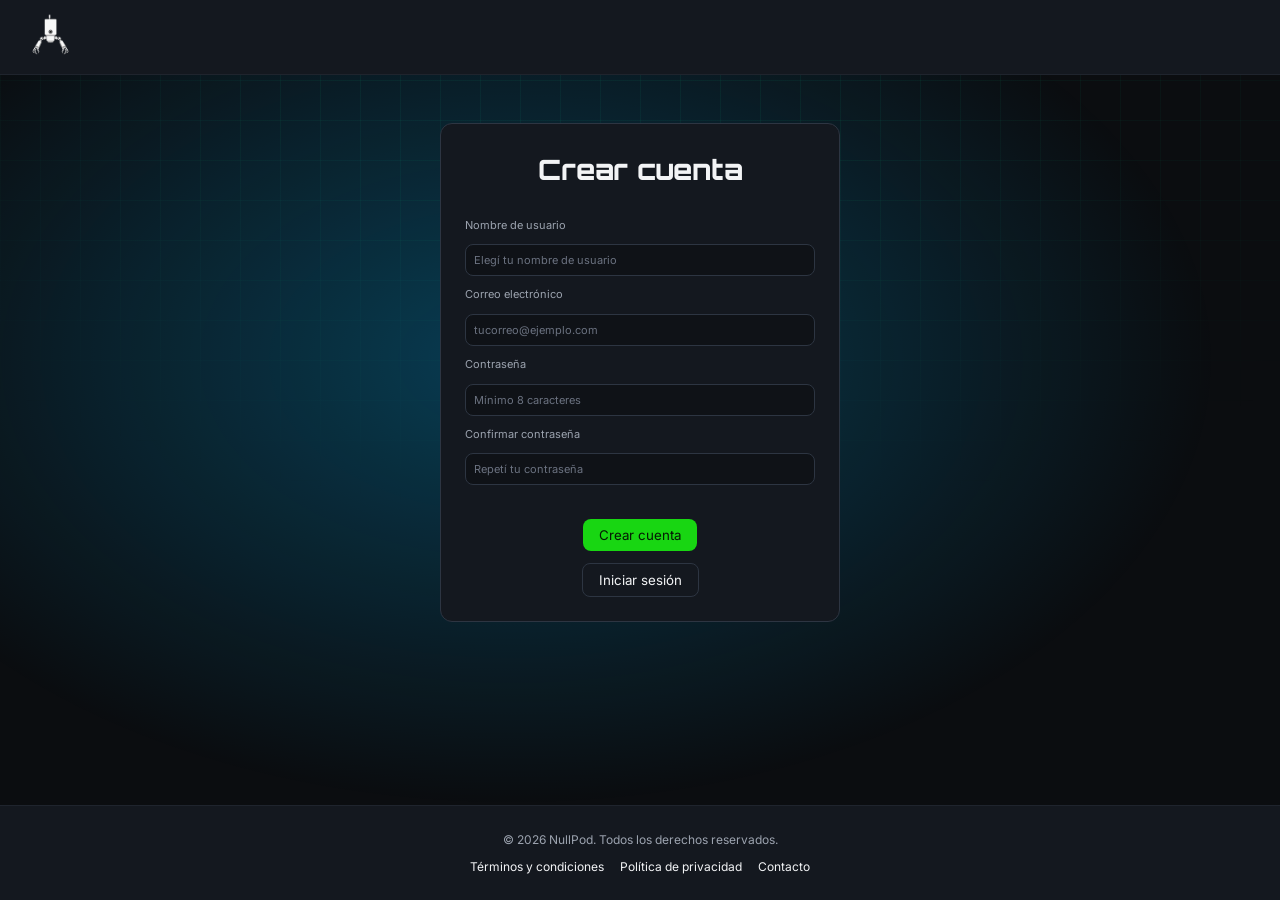
<file: html/register.html>
<!DOCTYPE html>
<html lang="es">

<head>
    <meta charset="UTF-8">
    <meta name="viewport" content="width=device-width, initial-scale=1.0">
    <meta name="description" content="Creá tu cuenta en NullPod para comprar videojuegos digitales y dejar reseñas.">
    <meta name="author" content="Demian Denegri">
    <title>Crear cuenta — NullPod</title>
    <!-- Tipografías -->
    <link rel="preconnect" href="https://fonts.googleapis.com">
    <link rel="preconnect" href="https://fonts.gstatic.com" crossorigin>
    <link href="https://fonts.googleapis.com/css2?family=Inter:wght@400;500;600&family=Orbitron:wght@700;800&family=Press+Start+2P&display=swap" rel="stylesheet">
    <!-- Tipografías -->
    <link rel="stylesheet" href="https://fonts.googleapis.com/css2?family=Material+Symbols+Outlined">
    <link rel="stylesheet" href="../css/base.css">
    <link rel="stylesheet" href="../css/register.css">
    <script src="../js/register.js" defer></script>
</head>

<body>

     <!-- ============ HEADER ============ -->
     <!-- ============ 1. NAVBAR DE NAVEGACIÓN ============ -->
    <header class="navbar">
        <nav aria-label="Navegación principal">
            <a href="../index.html" class="logo" aria-label="NullPod, página de inicio">
                <img src="../img/pod-logo.png" alt="Logo de NullPod">
            </a>

        </nav>
    </header>
    <main>


        <section class="registro" aria-labelledby="titulo-registro">
            <h1 id="titulo-registro">Crear cuenta</h1>

            <form id="reg-form" class="registro-forma" action="#" aria-labelledby="titulo-registro">
                <fieldset>
                    <label for="reg-nombre">Nombre de usuario</label>
                    <input type="text" id="reg-nombre" name="usuario" required minlength="3"
                        placeholder="Elegí tu nombre de usuario">

                    <label for="reg-email">Correo electrónico</label>
                    <input type="email" id="reg-email" name="email" required placeholder="tucorreo@ejemplo.com">

                    <label for="reg-clave">Contraseña</label>
                    <input type="password" id="reg-clave" name="clave" required minlength="8"
                        placeholder="Mínimo 8 caracteres">

                    <label for="reg-clave2">Confirmar contraseña</label>
                    <input type="password" id="reg-clave2" name="clave2" required placeholder="Repetí tu contraseña">

                    <button id="reg-boton" type="submit">Crear cuenta</button>
                </fieldset>
            </form>

            <!-- Iniciar sesión -->
            <form action="login.html" method="get" aria-label="Ir a iniciar sesión">
                <button type="submit" class="boton-secundario">Iniciar sesión</button>
            </form>
        </section>

    </main>

    <footer>
        <p>&copy; 2026 NullPod. Todos los derechos reservados.</p>
        <nav aria-label="Enlaces del pie de página">
            <a href="#">Términos y condiciones</a>
            <a href="#">Política de privacidad</a>
            <a href="#">Contacto</a>
        </nav>
    </footer>

</body>

</html>
</file>
<file: css/base.css>
/* ============================================
   
    variables, reset, tipografías, botones, navbar completo, 
    precio (reutilizable)y footer. 
    Se carga en todas las páginas.
    
    ------------------------------------------------ 

    VARIABLES GLOBALES
   ============================================ */
   
:root {
  /* =========================================
     1. SUPERFICIES Y ELEVACIÓN (Dark Mode Pro)
     ========================================= */
  --bg-base: #0B0D10;          /* Fondo principal (menos agresivo que #0A0A0A) */
  --bg-surface: #14181F;       /* Tarjetas de juegos, sidebar, navbar */
  --bg-elevated: #1E242E;      /* Modales, dropdowns, hover de tarjetas */
  --bg-input: #0F1217;         /* Campos de búsqueda y formularios */

  /* =========================================
     2. TIPOGRAFÍA Y JERARQUÍA DE TEXTO
     ========================================= */
  --text-primary: #F3F4F6;     /* Títulos y texto principal (evita halation) */
  --text-secondary: #9CA3AF;   /* Géneros, plataformas, descripciones */
  --text-muted: #6B7280;       /* Metadatos, fechas, placeholders */
  --text-on-accent: #051A04;   /* Texto oscuro obligatorio sobre el verde neón */

  /* =========================================
     3. MARCA Y ESTADOS INTERACTIVOS
     ========================================= */
  --accent-primary: #18D612;   /* CTA principal: "Comprar", "Añadir al carrito" */
  --accent-hover: #22EB1B;     /* Estado hover con mayor luminosidad */
  --accent-active: #12A80D;    /* Estado click/pressed */
  --accent-subtle: rgba(24, 214, 18, 0.14); /* Fondos de badges o selección activa */

  /* =========================================
     4. SEMÁNTICA E-COMMERCE (Ofertas y Alertas)
     ========================================= */
  --status-discount-bg: #18D612;
  --status-discount-text: #051A04;
  --status-danger: #EF4444;    /* Error de pago / Sin stock */
  --status-warning: #F59E0B;   /* Pocas keys disponibles / Preventa */
  --status-info: #38BDF8;      /* DLC / Requisitos / Actualizaciones */

  /* =========================================
     5. BORDES Y ACCESIBILIDAD
     ========================================= */
  --border-subtle: #1F242D;    /* Separadores suaves */
  --border-default: #2D3542;   /* Bordes de inputs y cards */
  --focus-ring: 0 0 0 3px rgba(24, 214, 18, 0.4); /* Accesibilidad teclado */

  /* =========================================
     6. SISTEMA TIPOGRÁFICO
     ========================================= */
  --font-display: 'Orbitron', sans-serif;      /* Solo H1, H2 y banners hero */
  --font-ui: 'Inter', system-ui, sans-serif;   /* Botones, precios, cards, cuerpo */
  --font-retro: 'Press Start 2P', monospace;   /* Uso aislado en micro-badges */

  /* =========================================
     7. GEOMETRÍA Y MOVIMIENTO
     ========================================= */
  --radius-sm: 4px;            /* Badges de descuento (-40%) */
  --radius-md: 8px;            /* Botones e inputs */
  --radius-lg: 12px;           /* Tarjetas de videojuegos */
  --transition-fast: 150ms cubic-bezier(0.4, 0, 0.2, 1);

  /* =========================================
     8. FONDO DINÁMICO (aurora + grilla)
     ========================================= */
  --aurora-azul: rgba(0, 184, 255, 0.28);
  --aurora-violeta: rgba(124, 58, 237, 0.30);
  --aurora-verde: rgba(0, 229, 160, 0.22);
  --aurora-rosa: rgba(255, 60, 140, 0.18);
  --grilla-neon: rgba(0, 229, 160, 0.06);
}

/* ============================================
   RESET BÁSICO
   Saco margenes/paddings por defecto
   ============================================ */
* {
    margin: 0;
    padding: 0;
    box-sizing: border-box;
    scroll-behavior: smooth;
}

body {
    background-color: var(--bg-base);
    color: var(--text-primary);
    font-family: var(--font-ui);
    font-size: 14px;
    line-height: 1.6; /* espacio entre líneas de txt */
    min-height: 100vh;
    display: flex;
    flex-direction: column;
    position: relative;
}

/* ============================================
   FONDO — aurora animada + grilla synthwave
   (inspirado en plei.ar, CSS puro)
   ============================================ */

/* Capa 1: aurora de degradados radiales que se mueve lentamente */
body::before {
    content: "";
    position: fixed;
    inset: 0;
    z-index: -2;
    background:
        radial-gradient(ellipse 50% 45% at 20% 20%, var(--aurora-azul), transparent 55%),
        radial-gradient(ellipse 45% 40% at 80% 30%, var(--aurora-violeta), transparent 58%),
        radial-gradient(ellipse 55% 50% at 40% 80%, var(--aurora-verde), transparent 58%),
        radial-gradient(ellipse 40% 40% at 85% 75%, var(--aurora-rosa), transparent 55%);
    background-size: 200% 200%;
    animation: aurora 18s ease-in-out infinite;
}

/* Capa 2: grilla neón que se desvanece hacia abajo */
body::after {
    content: "";
    position: fixed;
    inset: 0;
    z-index: -1;
    pointer-events: none;
    background-image:
        linear-gradient(var(--grilla-neon) 1px, transparent 1px),
        linear-gradient(90deg, var(--grilla-neon) 1px, transparent 1px);
    background-size: 40px 40px;
    -webkit-mask-image: radial-gradient(ellipse 100% 75% at 50% 0%, #000 25%, transparent 78%);
    mask-image: radial-gradient(ellipse 100% 75% at 50% 0%, #000 25%, transparent 78%);
}

@keyframes aurora {
    0%   { background-position: 0% 0%; }
    25%  { background-position: 100% 20%; }
    50%  { background-position: 80% 100%; }
    75%  { background-position: 20% 80%; }
    100% { background-position: 0% 0%; }
}

/* Accesibilidad: sin movimiento si el sistema lo pide */
@media (prefers-reduced-motion: reduce) {
    body::before {
        animation: none;
    }
}

h1, h2 {
    font-family: var(--font-display);
    font-weight: 700;/* grosor del texto */
}

h1 {
    font-weight: 800;
    font-size: 36px;
}

h2 {
    font-size: 22px;
}

h3 {
    font-family: var(--font-ui);
    font-weight: 600;
    font-size: 16px;
}

a {
    color: var(--text-primary);
    text-decoration: none;/* saca la decoracion por defecto de los links */
    transition: color var(--transition-fast);
}

/* BOTONES */
button {
    font-family: var(--font-ui);
    background-color: var(--accent-primary);
    color: var(--text-on-accent);
    border: none;/* elimina bordes */
    padding: 8px 16px;
    cursor: pointer;/* cambia el cursor al pasar sobre el botón */
    border-radius: var(--radius-md);/* bordes redondeados */
    transition: background-color var(--transition-fast), color var(--transition-fast), box-shadow var(--transition-fast);

    &:hover {
        background-color: var(--accent-hover);/* estado hover del CTA */
    }

    &:active {
        background-color: var(--accent-active);/* estado click/pressed */
    }

    &:focus-visible {
        outline: none;
        box-shadow: var(--focus-ring);
    }
}

/* ============================================
   NAVBAR
   position: sticky la mantiene fija arriba
   mientras se scrollea la página.
   ============================================ */

/* Configuración de la navbar */
.navbar {
    position: sticky;
    top: 0;
    z-index: 100;/* z-index sirve para que el navbar esté por encima de otros elementos (es como las capas)*/
    background-color: var(--bg-surface);
    border-bottom: 1px solid var(--border-subtle);
}
/* Configuración del interior de la navbar */
.navbar nav {
    display: flex;/* flex para alinear los elementos*/
    align-items: center;/* centro los elemen=tros del interior */
    gap: 24px;/* espacio entre los elementos */
    padding: 12px 24px;
}

/*Config del logo */
.logo {
    display: flex;/* para alinear los elementos */
    align-items: center;
    gap: 8px;
    font-family: var(--font-ui);
    font-weight: 600;
    font-size: 18px;
}
/* Configuro solo la img del logo */
.logo img {
    height: 50px;
}
.logo img:hover {
    border: 1px solid var(--accent-primary);
        border-radius: 100%;
}
/* Donde configuro la posicion de la barra de búsqueda */
.navbar-search {
    display: flex;
    flex: 1;
    position: relative;
    max-width: 620px;
}

.navbar-search::before {
    content: "search";
    font-family: 'Material Symbols Outlined';
    font-size: 20px;
    line-height: 1;
    color: var(--text-secondary);
    position: absolute;
    left: 12px;
    top: 50%;
    transform: translateY(-50%);
    pointer-events: none;
    transition: color var(--transition-fast);
}

/* Donde configuro el input(la entrada de txt) de la barra de búsqueda */
.navbar-search input {
    flex: 1;
    width: 100%;
    background-color: var(--bg-input);
    border: 1px solid var(--border-default);
    border-radius: var(--radius-md);
    padding: 10px 12px 10px 40px;
    color: var(--text-primary);
    font-family: var(--font-ui);
    font-size: 13px;
    transition: border-color var(--transition-fast), box-shadow var(--transition-fast), background-color var(--transition-fast);
}

.navbar-search input::placeholder {
    color: var(--text-muted);/*Color del txt del placeholder */
}

.navbar-search input:hover {
    border-color: var(--text-muted);/*Color del borde del input al pasar el mouse */
}

.navbar-search input:focus {
    outline: none;
    border-color: var(--accent-primary);
    box-shadow: var(--focus-ring);
}

.navbar-search:focus-within::before {
    color: var(--accent-primary);
}

.navbar-search input::-webkit-search-cancel-button { /*Config boton de cancelar busqueda por defecto*/
    height: 14px;
    width: 14px;
    cursor: pointer;
    filter: invert(1);
    opacity: 1;
}

/* Iconos de carrito / biblioteca */
.navbar-icons {
    display: flex;
    gap: 32px;
    list-style: none;
    margin-left: auto;
}
.navbar-icons a {
    display: flex;
    align-items: center;
    gap: 6px;
}
.navbar-icons .icon {
    font-size: 22px;
}

.navbar-icons a:hover {
    color: var(--accent-primary); /* cambio de color al pasar el mouse */
}

/* Menú de cuenta (details/summary nativo del HTML) */
.menu-cuenta summary {
    cursor: pointer;
    list-style: none;/* elimina el estilo de lista */
    font-family: var(--font-ui);
    font-size: 13px;
    transition: color var(--transition-fast);
}

.menu-cuenta[open] summary {
    color: var(--accent-primary);
}

.menu-cuenta section {
    position: absolute; /* es para posicionar el menú de forma absoluta */
    right: 24px;
    margin-top: 12px;
    background-color: var(--bg-elevated);
    border: 1px solid var(--border-subtle);
    border-radius: var(--radius-lg);
    padding: 20px;
    width: 280px;
}

/* menu expanido */
.menu-cuenta fieldset {
    border: none;
    display: flex;
    flex-direction: column;
    gap: 10px;
    margin-bottom: 16px;
}

.menu-cuenta input {
    background-color: var(--bg-input);
    border: 1px solid var(--border-default);
    border-radius: var(--radius-md);
    color: var(--text-primary);
    padding: 8px;
    font-family: var(--font-ui);
    font-size: 12px;
    transition: border-color var(--transition-fast), box-shadow var(--transition-fast);
}

.menu-cuenta input::placeholder {
    color: var(--text-muted);
}

.menu-cuenta input:focus {
    outline: none;
    border-color: var(--accent-primary);
    box-shadow: var(--focus-ring);
}

/* ============================================
   PRECIOS
   ============================================ */

/* El precio principal */
.precio strong {
    color: var(--accent-primary);
    font-size: 13px;
    font-family: var(--font-ui);
}

/* El precio tachado, solo se muestra si hay descuento */
.precio s { 
    color: var(--text-muted);
    margin-left: 8px;
    font-size: 12px;
}

/* ============================================
   MENSAJE SIN PRODUCTOS (reutilizable)
   Se muestra cuando un filtro/búsqueda no
   devuelve resultados
   ============================================ */
.mensaje-no-productos {
    grid-column: 1 / -1;/* ocupa todas las columnas del grid del catálogo */
    width: 100%;/* ocupa todo el ancho del contenedor */
    padding: 48px 24px;
    text-align: center;
    text-align: center;/* centra el texto horizontalmente */
    display: flex;
    align-items: center;/* centra el texto verticalmente */
    justify-content: center;
    color: var(--text-secondary);
    font-size: 13px;
    border: 1px dashed var(--border-subtle);
    border-radius: var(--radius-lg);
}

main {
    flex: 1;
}

/* ============================================
   FOOTER
   ============================================ */
footer {
    padding: 24px;
    text-align: center;
    background-color: var(--bg-surface);
    border-top: 1px solid var(--border-subtle);
    color: var(--text-secondary);
    font-family: var(--font-ui);
    font-size: 12px;
}

footer nav {
    display: flex;
    justify-content: center;
    gap: 16px;
    margin-top: 8px;
}

footer nav a:hover {
    color: var(--accent-primary);
}

/* ============================================
   RESPONSIVE — pantallas chicas (<768px)
   ============================================ */
@media (max-width: 768px) {

    /* Navbar: flex-wrap para que los hijos pasen de línea */
    .navbar nav {
        flex-wrap: wrap;
        gap: 12px;
        padding: 10px 16px;
    }

    /* Oculto el buscador de la navbar */
    .navbar-search {
        /* Se ocupa todo el ancho y pasa a la segunda línea/ la linea de abajo */
        order: 3;
        flex-basis: 100%;
    }

    /* Achico los íconos un poco */
    .navbar-icons .icon {
        font-size: 20px;
    }

    /* Empujo los íconos a la derecha */
    .navbar-icons {
        margin-left: auto;
    }

    /* Empujo el summary "Cuenta" a la derecha */
    .menu-cuenta {
        margin-left: auto;
    }

    /* para qeu el menu expandido tome todo el ancho de la pantalla */
    .menu-cuenta section {
        width: calc(100% - 32px);
        right: 16px;
    }
}
</file>
<file: css/index.css>
/* ============================================
   SOLO ESTILOS DE LA PÁGINA DE INICIO
   ============================================ */


/* ============================================
   HERO
   ============================================ */
.hero {
    position: relative;
    display: grid;
    grid-template-columns: minmax(0, 1.1fr) minmax(0, 0.9fr);
    align-items: center;
    gap: 48px;
    padding: 64px 24px 72px;
    overflow: hidden;
    border-bottom: 1px solid var(--border-subtle);
    /* Semitransparente para que se vea la aurora del fondo global */
    background:
        radial-gradient(ellipse at 12% 0%, var(--accent-subtle), transparent 55%),
        linear-gradient(180deg, rgba(20, 24, 31, 0.78), rgba(11, 13, 16, 0.55));
}

/* Rejilla decorativa de fondo */
.hero::before {
    content: "";
    position: absolute;
    inset: 0;
    background-image:
        linear-gradient(var(--border-subtle) 1px, transparent 1px),
        linear-gradient(90deg, var(--border-subtle) 1px, transparent 1px);
    background-size: 48px 48px;
    opacity: 0.35;
    pointer-events: none;
}

.hero-contenido,
.hero-visual {
    position: relative;
    z-index: 1;
}

.hero-eyebrow {
    display: inline-flex;
    align-items: center;
    gap: 8px;
    padding: 6px 12px;
    margin-bottom: 20px;
    border: 1px solid var(--accent-primary);
    border-radius: 999px;
    background-color: var(--accent-subtle);
    color: var(--accent-primary);
    font-size: 12px;
    font-weight: 600;
    letter-spacing: 1px;
    text-transform: uppercase;
}

.hero-eyebrow .material-symbols-outlined {
    font-size: 16px;
}

.hero h1 {
    max-width: 15ch;
    font-size: clamp(34px, 5vw, 56px);
    line-height: 1.15;
    letter-spacing: -1px;
}

.hero-resaltado {
    color: var(--accent-primary);
}

.hero-descripcion {
    max-width: 52ch;
    margin-top: 18px;
    color: var(--text-secondary);
    font-size: 16px;
}

.hero-acciones {
    display: flex;
    flex-wrap: wrap;
    gap: 12px;
    margin-top: 28px;
}

.hero-acciones a {
    display: inline-flex;
    align-items: center;
    gap: 8px;
    padding: 12px 20px;
    border-radius: var(--radius-md);
    font-size: 14px;
    font-weight: 600;
    transition: background-color var(--transition-fast), box-shadow var(--transition-fast);
}

.hero-acciones a:focus-visible {
    outline: none;
    box-shadow: var(--focus-ring);
}

.hero-btn-principal {
    background-color: var(--accent-primary);
    color: var(--text-on-accent);
}

.hero-btn-principal:hover {
    background-color: var(--accent-hover);
    box-shadow: 0 8px 24px rgba(0, 0, 0, 0.35);
}

.hero-btn-secundario {
    border: 1px dashed var(--accent-primary);
    color: var(--accent-primary);
}

.hero-btn-secundario:hover {
    background-color: var(--accent-subtle);
}

.hero-beneficios {
    display: flex;
    flex-wrap: wrap;
    gap: 20px;
    margin-top: 36px;
    padding-top: 24px;
    border-top: 1px dashed var(--border-default);
    list-style: none;
}

.hero-beneficios li {
    display: flex;
    align-items: center;
    gap: 8px;
    color: var(--text-secondary);
    font-size: 12px;
}

.hero-beneficios .material-symbols-outlined {
    font-size: 18px;
    color: var(--accent-primary);
}

/* Bloque visual decorativo (solo reutiliza el logo existente) */
.hero-visual {
    display: grid;
    place-items: center;
    min-height: 340px;
}

.hero-panel {
    position: relative;
    display: grid;
    place-items: center;
    width: min(100%, 420px);
    aspect-ratio: 4 / 3;
    border: 1px solid var(--accent-primary);
    border-radius: var(--radius-lg);
    background:
        radial-gradient(circle at 50% 40%, var(--accent-subtle), transparent 65%),
        var(--bg-surface);
    box-shadow: 0 0 48px rgba(24, 214, 18, 0.12);
    transform: rotate(-3deg);
}

.hero-panel::before {
    content: "";
    position: absolute;
    inset: 12px;
    border: 1px dashed var(--border-default);
    border-radius: var(--radius-md);
}

.hero-panel img {
    width: min(70%, 260px);
    filter: drop-shadow(0 8px 20px rgba(0, 0, 0, 0.6));
}

.hero-badge {
    position: absolute;
    display: inline-flex;
    align-items: center;
    gap: 6px;
    padding: 8px 12px;
    border-radius: var(--radius-sm);
    font-size: 12px;
    font-weight: 600;
    box-shadow: 0 8px 20px rgba(0, 0, 0, 0.4);
}

.hero-badge .material-symbols-outlined {
    font-size: 16px;
}

.hero-badge--descarga {
    top: 32px;
    left: -8px;
    background-color: var(--accent-primary);
    color: var(--text-on-accent);
    transform: rotate(3deg);
}

.hero-badge--oferta {
    right: -4px;
    bottom: 40px;
    border: 1px solid var(--status-discount-bg);
    background-color: var(--bg-elevated);
    color: var(--status-discount-bg);
    font-family: var(--font-retro);
    font-size: 10px;
    transform: rotate(4deg);
}

@media (max-width: 900px) {
    .hero {
        grid-template-columns: 1fr;
        gap: 32px;
        padding: 48px 24px 56px;
    }

    .hero h1 {
        max-width: none;
    }

    .hero-visual {
        min-height: 260px;
    }
}

@media (max-width: 600px) {
    .hero {
        padding: 40px 18px 48px;
    }

    .hero-panel {
        transform: none;
    }

    .hero-badge--descarga {
        left: 0;
    }

    .hero-badge--oferta {
        right: 0;
        bottom: 24px;
    }
}


/* ============================================
   CATÁLOGO
   ============================================ */
.catalogo-section {
    padding: 32px 24px;
}

.catalogo-section header {
    margin-bottom: 20px;
}

.catalogo-layout {
    display: grid;
    grid-template-columns: 250px 1fr;
    gap: 24px;
    align-items: start;
}
/* --- Catálogo grid interno --- */
.catalogo-contenido h3 {
    margin-bottom: 16px;
    
}

.catalogo-lista {
    display: grid;
    grid-template-columns: repeat(auto-fill, minmax(220px, 1fr));
    gap: 12px;
}

/* Maximo 5 cards por fila en pantallas anchas */
@media (min-width: 1200px) {
    .catalogo-lista {
        grid-template-columns: repeat(5, 1fr);
    }
}



/* --- Tarjeta de juego --- */
.fila-juego {
    background-color: var(--bg-surface);
    border: 1px solid var(--border-default);
    border-radius: var(--radius-lg);
    overflow: hidden;
    transition: background-color var(--transition-fast), border-color var(--transition-fast), box-shadow var(--transition-fast);
}

.fila-juego a {
    display: flex;
    flex-direction: column;
    height: 100%;
    text-decoration: none;
    color: inherit;
}

.fila-juego:hover {
    background-color: var(--bg-elevated);
    border-color: var(--accent-primary);
    box-shadow: 0 8px 24px rgba(0, 0, 0, 0.35);
    cursor: pointer;
}

.fila-juego img {
    width: 100%;
    /* Proporción fija para que todas las portadas tengan el mismo tamaño,
       sin importar las dimensiones originales de cada imagen */
    aspect-ratio: 2 / 3;
    height: auto;
    object-fit: cover;
    object-position: top center;
    display: block;
    border-radius: var(--radius-md);
    transition: filter var(--transition-fast);
    &:hover {
        filter: brightness(1.2); /* se aclara al pasar el mouse */
    }
}

.info-juego {
    padding: 12px;
}

.info-juego h3 {
    font-size: 16px;
    margin-bottom: 6px;
}

.info-juego .genero {
    color: var(--text-secondary);
    font-size: 12px;
    margin-bottom: 8px;
}


/* ============================================
   FILTROS
   ============================================ */
/* --- Sidebar / Filtros --- */
.sidebar {
    position: sticky;
    top: 80px;
}
/*Cuadrado de filtros*/
.filtros {
    position: relative;
    display: flex;
    flex-direction: column;
    gap: 14px;
    overflow: hidden;
    background-color: var(--bg-surface);
    border: 1px solid var(--border-default);
    border-radius: var(--radius-lg);
    padding: 18px 16px;

}

/* Franja neon superior del panel */
.filtros::before {
    content: "";
    position: absolute;
    top: 0;
    left: 0;
    right: 0;
    height: 3px;
    background: linear-gradient(90deg, transparent, var(--accent-primary), transparent);
}

.filtros-titulo {
    display: flex;
    align-items: center;
    gap: 8px;
    font-family: var(--font-ui);
    font-weight: 600;
    font-size: 12px;
    letter-spacing: 1px;
    text-transform: uppercase; /*Para qeu se ponga en mayusculas*/
    color: var(--text-primary);
    padding-bottom: 12px;
    border-bottom: 1px dashed var(--border-subtle);/*Linea punteada que separa titulo de la seccion de inputs*/
}

.filtros-titulo .material-symbols-outlined { /*icono ajustes titulo*/
    font-size: 18px;
    color: var(--accent-primary);
}

.campo {/*Div que envuelve a los inputs de filtros*/
    display: flex;
    flex-direction: column;
    gap: 6px;
}

.filtros label {
    display: flex;
    align-items: center;
    gap: 6px;
    font-size: 12px;
    letter-spacing: 0.5px;
    text-transform: uppercase;
    color: var(--text-secondary);
    margin-bottom: 0;
}

/* Cuadrito neón antes de cada etiqueta */
.filtros label::before {
    content: "";
    width: 6px;
    height: 6px;
    background-color: var(--accent-primary);
    box-shadow: 0 0 6px rgba(24, 214, 18, 0.8);
}

.campo-control {
    position: relative;
    display: flex;
    align-items: center;
}

.icono-campo {/*iconos dentro de los inputs*/
    position: absolute;
    left: 10px;
    font-size: 16px;
    color: var(--text-muted);
    pointer-events: none;
    transition: color var(--transition-fast);
}

.icono-chevron {/*icono de flecha para select*/
    position: absolute;
    right: 8px;
    font-size: 18px;
    color: var(--accent-primary);
    pointer-events: none;
}

.filtros input,
.filtros select {/*Config dentro de los Inputs*/
    width: 100%;
    background-color: var(--bg-input);
    border: 1px solid var(--border-default);
    border-radius: var(--radius-md);
    color: var(--text-primary);
    padding: 10px 10px 10px 34px;
    font-family: var(--font-ui);
    font-size: 13px;
    -webkit-appearance: none;/*Saca el estilo por defecto del input*/
    transition: border-color var(--transition-fast), box-shadow var(--transition-fast);
}

.filtros input {
    cursor: text;
}

.filtros select {
    padding-right: 32px;
    cursor: pointer;
}

.filtros select option {
    background-color: var(--bg-elevated);
    color: var(--text-primary);
}

.filtros input::placeholder {
    color: var(--text-muted);
}

.filtros input:hover,
.filtros select:hover {
    border-color: var(--text-muted);
}

.filtros input:focus,
.filtros select:focus {
    outline: none;
    border-color: var(--accent-primary);
    box-shadow: var(--focus-ring);
}

.campo-control:focus-within .icono-campo {
    color: var(--accent-primary);
}
/* Botón limpiar filtros (reset nativo del formulario) */
.btn-limpiar {
    display: flex;
    align-items: center;
    justify-content: center;
    gap: 8px;
    width: 100%;
    background-color: transparent;
    color: var(--accent-primary);
    border: 1px dashed var(--accent-primary);/*linea entrecortada del botón*/
    border-radius: var(--radius-md);
    padding: 10px 12px;
    font-family: var(--font-ui);
    font-size: 14px;
    transition: background-color var(--transition-fast), box-shadow var(--transition-fast), color var(--transition-fast);/*cambi color fondo smoot*/
}

.btn-limpiar .material-symbols-outlined {/*icono del boton limpiar*/
    font-size: 16px;
}

.btn-limpiar:hover {/*cambiar color fondo*/
    opacity: 1;
    background-color: var(--accent-subtle);
    border-color: var(--accent-hover);
    box-shadow: 0 0 14px rgba(24, 214, 18, 0.25);
}

.btn-limpiar:active {
    background-color: var(--accent-active);
    color: var(--text-primary);
}

.btn-limpiar:focus-visible {
    outline: none;
    box-shadow: var(--focus-ring);
}


/* ============================================
   RESPONSIVE — MOBILE
   ============================================ */
@media (max-width: 768px) {
    .catalogo-layout {
        grid-template-columns: 1fr;
    }

    .sidebar {
        position: static;
    }

    /* Entre 601px y 768px los dos controles van lado a lado */
    .filtros {
        display: grid;
        grid-template-columns: 1fr 1fr;
        align-items: end;
    }

    .filtros-titulo,
    .btn-limpiar {
        grid-column: 1 / -1;
    }
}

/* En pantallas chicas los campos van uno abajo del otro */
@media (max-width: 600px) {
    .filtros {
        grid-template-columns: 1fr;
    }
}
</file>
<file: css/login.css>
/* ============================================
   LOGIN
   ============================================ */

/* Contenedor central */
.login {
    max-width: 400px;
    margin: 48px auto;
    padding: 24px;
    background-color: var(--bg-surface);
    color: var(--text-primary);
    border-radius: var(--radius-lg);
    border: 1px solid var(--border-default);
}

/* Titulo, centrado en la parte superior */
.login h1 {
    text-align: center;
    margin-bottom: 24px;
    font-size: 28px;
}

/* Formulario: campo agrupado, alineado a la izquierda */
.login-forma fieldset {
    border: none;
    display: flex;
    flex-direction: column;
    gap: 10px;
}

/* Subtitulos de los campos */
.login-forma label {
    font-family: var(--font-ui);
    font-size: 11px;
    color: var(--text-secondary);
}

/* Inputs: todo el ancho disponible del rectangulo */
.login-forma input {
    width: 100%;
    background-color: var(--bg-input);
    border: 1px solid var(--border-default);
    color: var(--text-primary);
    padding: 8px;
    font-family: var(--font-ui);
    font-size: 11px;
    border-radius: var(--radius-md);
    transition: border-color var(--transition-fast), box-shadow var(--transition-fast);
}

.login-forma input::placeholder {
    color: var(--text-muted);
}

.login-forma input:focus {
    outline: none;
    border-color: var(--accent-primary);
    box-shadow: var(--focus-ring);
}

/* Botón principal verde de base.css, solo lo centro */
.login-forma button {
    display: block;
    margin: 12px auto 0;
    border-radius: var(--radius-md);
}

/* Boton secundario*/
.boton-secundario {
    display: block;
    margin: 12px auto 0;
    background-color: transparent;
    border: 1px solid var(--border-default);
    color: var(--text-primary);
    cursor: pointer;
    border-radius: var(--radius-md);
    transition: background-color var(--transition-fast), border-color var(--transition-fast), color var(--transition-fast);
}

.boton-secundario:hover {
    background-color: var(--accent-primary);
    border-color: var(--accent-primary);
    color: var(--text-on-accent);
}

.boton-secundario:active {
    background-color: var(--accent-active);
    border-color: var(--accent-active);
    color: var(--text-on-accent);
}

.boton-secundario:focus-visible {
    outline: none;
    box-shadow: var(--focus-ring);
}
</file>
<file: css/product.css>
/* ============================================
   DETALLE PRINCIPAL DEL JUEGO
   ============================================ */
.detalle-juego {
    padding: 32px 20px;
}

/* ============================================
   1. HEADER DEL PRODUCTO
   ============================================ */
.detalle-header {/*para que el detalle se ubique a la derecha de la portada*/
    display: flex;
    flex-wrap: wrap;/* si no hay espacio, la info baja sola */
    gap: 24px;
}

.portada {
    width: 100%;
    max-width: 310px;/* techo: nunca más ancha que esto */
}

.portada img {/*config de la img de portada*/
    display: block;
    width: 100%;
    object-fit: cover;
    border-radius: var(--radius-md);
}

.detalle-info {
    flex: 1;/* ocupa el espacio que sobra */
    min-width: 250px;/* si no le alcanza, se va abajo */
}

.detalle-info h1 {/* titulo*/
    font-size: 50px;
    margin-bottom: 8px;
}

.detalle-info .precio { /* precio*/
    margin-bottom: 4px;
}

/* Badge de oferta (mismos estilos que el hero de index.css),
   adaptado para que quede en línea dentro del precio */
.detalle-info .hero-badge {
    position: static;
    display: inline-flex;
    align-items: center;
    vertical-align: middle;
    gap: 6px;
    margin-left: 8px;
    padding: 8px 12px;
    border-radius: var(--radius-sm);
    font-size: 12px;
    font-weight: 600;
    box-shadow: 0 8px 20px rgba(0, 0, 0, 0.4);
}

.detalle-info .hero-badge--oferta {
    border: 1px solid var(--status-discount-bg);
    background-color: var(--bg-elevated);
    color: var(--status-discount-bg);
    font-family: var(--font-retro);
    font-size: 10px;
    transform: rotate(4deg);
}

/* Descripción y etiquetas */
.descripcion,
.etiquetas {
    margin-top: 16px;
}

.descripcion h2,/*tiulo "descriptcio", "titulo etiquetas"*/
.etiquetas h2 {
    font-size: 20px;
    margin-bottom: 8px;
}

.descripcion p { /*parrafo descripcion*/
    color: var(--text-secondary);
    font-size: 14px;
    margin-bottom: 8px;
    max-width: 60ch;
}

.etiquetas ul {/*grupo etiquetas*/
    display: flex;
    flex-wrap: wrap;
    gap: 8px;
    list-style: none;
}

.etiquetas li {/*etiquetas individuales*/
    color: var(--accent-primary);
    background-color: var(--accent-subtle);
    font-family: var(--font-ui);
    font-size: 12px;
    line-height: 1.5;
    padding: 6px 8px;
    border: 1px solid var(--accent-primary);
    border-radius: var(--radius-sm);
    transition: background-color var(--transition-fast), color var(--transition-fast);
}
.etiquetas li:hover {/*animcacion etiquetas*/
    background-color: var(--accent-primary);
    color: var(--text-on-accent);
    cursor: pointer;
}

/* ============================================
   2. BOTONES DE ACCIÓN
   ============================================ */
.botones {
    display: flex;
    gap: 7px;
    margin-top: 12px;
}

/* --- Secundario: Agregar al carrito --- */
#agr_carrito {
    display: inline-flex;
    align-items: center;
    justify-content: center;
    gap: 6px;
    background-color: transparent;
    color: var(--accent-primary);
    border: 1px solid var(--accent-primary);
    transition: background-color 180ms ease, transform 180ms ease;
}

#agr_carrito:hover {
    background-color: var(--accent-subtle);
}

#agr_carrito:active {
    transform: scale(0.97);
}

#agr_carrito .material-symbols-outlined {
    font-size: 18px;
    transition: transform 180ms ease;
}

#agr_carrito:hover .material-symbols-outlined {
    transform: translateX(3px) scale(1.1);
}

/* --- Primario: Comprar ahora --- */
#comprar_ahora {
    position: relative;
    overflow: hidden;
    background-color: var(--accent-primary);
    color: var(--text-on-accent);
    font-weight: 600;
    transition: transform 180ms ease, box-shadow 180ms ease;
}

/* Brillo que recorre el botón principal de vez en cuando */
#comprar_ahora::after {
    content: "";
    position: absolute;
    top: 0;
    left: -75%;
    width: 50%;
    height: 100%;
    background: linear-gradient(90deg, transparent, rgba(255, 255, 255, 0.28), transparent);
    transform: skewX(-20deg);
    pointer-events: none;
    animation: cta-brillo 3.5s ease-in-out infinite;
}

#comprar_ahora:hover {
    transform: translateY(-2px);
    box-shadow: 0 8px 16px rgba(0, 0, 0, 0.35);
}

#comprar_ahora:active {
    transform: translateY(0) scale(0.97);
}

@keyframes cta-brillo {
    0%, 65% { left: -75%; }
    100% { left: 125%; }
}

@media (prefers-reduced-motion: reduce) {
    #agr_carrito,
    #agr_carrito .material-symbols-outlined,
    #comprar_ahora {
        transition: none;
    }

    #comprar_ahora::after {
        animation: none;
    }
}

/* ============================================
   3. ESPECIFICACIONES
   ============================================ */
.especificaciones {/*ubicacion del titulo de especificaciones*/
    text-align: center;
    margin-bottom: 24px;
    font-size: 17px;
}

.requisitos {/*las cajas se apilan solas si no hay espacio*/
    display: flex;
    justify-content: center;
    flex-wrap: wrap;
    gap: 24px;
    margin-bottom: 24px;
    font-size: 15px;
}

.requisitos section {
    flex: 1 1 300px;/* las cajas ocupan el mismo ancho y ceden si no hay espacio */
    min-width: 0;/* permite que se encojan sin desbordar */
    max-width: 340px;
    display: flex;
    flex-direction: column;
}

/* Recuadro: acento auxiliar de fondo, texto en color de fondo */
/*cuadarado que contien los requisitos minimos y recomendados*/
.texto-requisitos {
    background-color: var(--bg-surface);
    color: var(--text-primary);
    list-style: none;
    padding: 16px 24px;
    text-align: left;
    width: 100%;
    flex: 1;/* crece para completar la altura y quedar igual a la otra caja */
    border-radius: var(--radius-md);
    border: 1px solid var(--border-default);
    margin-top: 24px;
    overflow-wrap: break-word;/* corta palabras largas para que no se salgan del cuadro */
}

.texto-requisitos li {/*txt dentro del cuadrado de requisitos*/
    padding: 4px 0;
    font-size: 17px;
    font-family: var(--font-ui);
}

/* ============================================
   5. RESEÑAS — Estilos completos reestilizados
   ============================================ */

/* --- Título y subtítulo de la sección --- */
.resenas h2 {
    text-align: center;
    margin-bottom: 4px;
    /* Subrayado decorativo neón debajo del título */
    display: inline-block;
    width: 100%;
    position: relative;
}
.resenas h2::after {
    content: "";
    display: block;
    width: 60px;
    height: 2px;
    /* Barra verde neón centrada debajo del título */
    background: var(--accent-primary);
    margin: 8px auto 0;
    /* Sutil brillo alrededor de la barra */
    box-shadow: 0 0 6px var(--accent-primary);
}

/* Subtítulo debajo del título: texto más chico y color auxiliar */
.resenas-sub {
    text-align: center;
    margin-bottom: 32px;
    color: var(--text-secondary);
    font-size: 12px;
}

/* ============================================
   Grid principal: dos columnas en desktop,
   una sola columna en mobile.
   Columna izquierda = resumen de puntuación
   Columna derecha = formulario + listado
   ============================================ */
.resenas-grid {
    display: grid;
    /* En desktop: columna fija 280px a la izquierda,
       columna flexible que ocupa el resto a la derecha */
    grid-template-columns: 280px 1fr;
    gap: 32px;
    align-items: start;
}

/* ============================================
   COLUMNA IZQUIERDA — Resumen de puntuación
   Muestra promedio, estrellas, cantidad y barras
   ============================================ */
.resenas-resumen {
    /* Borde neón verde sutil alrededor del resumen */
    background-color: var(--bg-surface);
    border: 1px solid var(--border-default);
    border-radius: var(--radius-lg);
    padding: 24px 20px;
}

/* --- Bloque superior: promedio numérico + estrellas grandes --- */
.resumen-top {
    /* Flexbox para centrar todo el contenido horizontalmente */
    display: flex;
    flex-direction: column;
    align-items: center;
    margin-bottom: 20px;
}

/* Número grande del promedio (ej: 4.5) */
.resumen-promedio {
    font-family: var(--font-ui);
    font-size: 48px;
    font-weight: 700;
    color: var(--accent-primary);
    line-height: 1;
}

/* Contenedor de las estrellas grandes del promedio */
.resumen-estrellas {
    display: flex;
    gap: 2px;
    margin: 6px 0 8px;
}

/* Estrellas llenas y media estrella: color verde neón */
.estrella-llena,
.estrella-mitad {
    color: var(--accent-primary);
    font-size: 22px;
    font-variation-settings: 'FILL' 1; /*para qeu las estrellas se llenen*/
}

/* Texto de cantidad de reseñas: color auxiliar, tamaño chica */
.resumen-cantidad {
    color: var(--text-muted);
    font-size: 12px;
}

/* --- Bloque de distribucion por puntaje (barras) --- */
.resumen-distribucion {
    display: flex;
    flex-direction: column;
    gap: 6px;
}

/* Cada fila: cantidad | barra | estrella pequeña */
.dist-fila {
    display: flex;
    align-items: center;
    gap: 8px;
}

/* Número de reseñas para cada puntaje (1, 2, 3, etc.) */
.dist-cantidad {
    font-size: 12px;
    color: var(--text-muted);
    /* Ancho fijo para que los números queden alineados */
    width: 14px;
    text-align: right;
}

/* Barra de fondo: el track donde se llena la barra de progreso */
.dist-barra {
    flex: 1; /* ocupa todo el espacio disponible */
    height: 6px;
    background-color: var(--border-subtle);
    border-radius: var(--radius-sm);
    overflow: hidden; /* recorta lo que se salga de la barra */
}

/* Barra de relleno: el segmento coloreado que representa el porcentaje.
   Su ancho se define con style="width: X%" en el HTML */
.dist-barra-fill {
    height: 100%;
    background-color: var(--accent-primary);
    border-radius: var(--radius-sm);
}

/* Estrella pequeña al final de cada fila de distribución */
.estrella-peq {
    color: var(--accent-primary);
    font-size: 14px;
}

/* ============================================
   COLUMNA DERECHA — Formulario + Listado
   ============================================ */
.resenas-col-derecha {
    display: flex;
    flex-direction: column;
    gap: 28px;
}

/* ============================================
   FORMULARIO "DEJÁ TU RESEÑA"
   Borde neón, campos estilizados, estrellas clickeables
   ============================================ */
.resenas-form fieldset {
    /* Sin borde por defecto de fieldset */
    background-color: var(--bg-surface);
    border: 1px solid var(--border-default);
    border-radius: var(--radius-lg);
    padding: 20px;
    display: flex;
    flex-direction: column;
    gap: 12px;
}

/* Legend: el título "Dejá tu reseña" que aparece sobre el borde */
.resenas-form legend {
    font-family: var(--font-ui);
    font-size: 16px;
    font-weight: 600;
    color: var(--text-primary);
    padding: 0 8px;
    /* Separación entre el legend y el contenido del fieldset */
    margin-bottom: 4px;
}

/* Labels del formulario: tamaño y color */
.form-label {
    font-size: 13px;
    color: var(--text-secondary);
    margin-bottom: 2px;
}

/* Textarea donde se escribe la reseña */
.resenas-form textarea {
    width: 100%;
    min-height: 80px;
    background-color: var(--bg-input);
    border: 1px solid var(--border-default);
    border-radius: var(--radius-md);
    color: var(--text-primary);
    font-family: var(--font-ui);
    font-size: 13px;
    padding: 10px;
    resize: vertical; /* permite redimensionar solo verticalmente */
    transition: border-color var(--transition-fast), box-shadow var(--transition-fast);
}

.resenas-form textarea::placeholder {
    color: var(--text-muted);
}

/* Focus state del textarea: borde neón y glow al hacer clic */
.resenas-form textarea:focus {
    outline: none;
    border-color: var(--accent-primary);
    box-shadow: var(--focus-ring);
}

/* --- Selector de estrellas clickeables --- */
/* Los radio inputs están ocultos visualmente pero accesibles
   para lectores de pantalla (position absolute + clip) */
.sr-only {
    position: absolute;
    width: 1px;
    height: 1px;
    padding: 0;
    margin: -1px;
    overflow: hidden;
    clip: rect(0, 0, 0, 0);
    border: 0;
}

/* Contenedor de las estrellas clickeables */
.estrellas-input {
    display: flex;
    gap: 4px;
    /* Invertimos el orden visual para que las estrellas
       se muestren de izquierda a derecha (1★ a 5★)
       pero el CSS sibling selector funcione correctamente */
    flex-direction: row-reverse;
    justify-content: flex-end;
}

/* Cada label de estrella: el ícono que el usuario ve y clickea */
.estrella-label {
    cursor: pointer;
    /* Transición suave de color y transformación */
    transition: transform 0.15s ease, color 0.15s ease;
}

/* Color por defecto de las estrellas (vacías): gris apagado */
.estrella-label .material-symbols-outlined {
    color: var(--text-muted);
    font-size: 28px;
    transition: color var(--transition-fast);
}

/* --- Lógica de iluminación de estrellas con CSS puro ---
   Cuando un radio está checked, iluminamos TODAS las estrellas
   que le siguen (hermanos anteriores gracias al order invertido).
   El selector ~ funciona con hermanos posteriores en el DOM,
   por eso el HTML tiene las estrellas en orden inverso (5 a 1). */

/* Estrella clickeada: se ilumina verde */
.estrellas-input input:checked + .estrella-label .material-symbols-outlined {
    color: var(--accent-primary);
}

/* Hover: al pasar el mouse sobre una estrella,
   se iluminan esa y todas las anteriores (visualmente) */
.estrellas-input .estrella-label:hover .material-symbols-outlined,
.estrellas-input .estrella-label:hover ~ .estrella-label .material-symbols-outlined {
    color: var(--accent-primary);
}

/* Efecto de escala al hacer hover: la estrella crece un poco */
.estrellas-input .estrella-label:hover {
    transform: scale(1.15);
}

/* ============================================
   LISTADO DE RESEÑAS
   ============================================ */
.resenas-lista {
    list-style: none;
    display: flex;
    flex-direction: column;
    gap: 16px;
}

/* ============================================
   CARD DE RESEÑA — Tarjeta individual
   Borde neón, avatar, header con usuario+estrellas,
   separador y texto
   ============================================ */
.resena-card {
    border: 1px solid var(--border-default);
    border-radius: var(--radius-lg);
    padding: 16px 18px;
    background-color: var(--bg-surface);
    /* Transición para el efecto hover */
    transition: background-color var(--transition-fast), border-color var(--transition-fast), box-shadow var(--transition-fast);
}

/* Hover de la card: el borde se vuelve más brillante
   y aparece un glow neón externo sutil */
.resena-card:hover {
    background-color: var(--bg-elevated);
    border-color: var(--accent-primary);
    box-shadow: 0 0 0 1px var(--accent-subtle);
}

/* --- Header de la card: avatar + nombre + estrellas --- */
.resena-header {
    display: flex;
    align-items: center;
    gap: 12px;
}

/* Icono de avatar (círculo con borde neón) */
.resena-avatar {
    font-size: 32px;
    color: var(--accent-primary);
    /* Fondo circular semitransparente */
    background-color: var(--accent-subtle);
    border-radius: 50%;
    /* Padding para que el círculo no quede pegado al icono */
    padding: 6px;
    border: 1px solid var(--border-default);
}

/* Contenedor del nombre y las estrellas del usuario */
.resena-header-texto {
    display: flex;
    flex-direction: column;
}

/* Nombre del usuario */
.resena-header-texto h3 {
    font-size: 16px;
    margin-bottom: 2px;
}

/* Estrellas del puntaje de esta reseña específica */
.resena-estrellas {
    display: flex;
    gap: 1px;
}

/* Estrellas llenas de cada reseña */
.resena-estrellas .estrella-llena {
    font-size: 16px;
}

/* Estrella vacía de cada reseña (sin puntaje) */
.resena-estrellas .estrella-vacia {
    color: var(--text-muted);
    font-size: 16px;
}

/* Separador horizontal entre header y texto */
.resena-separador {
    border: none;
    border-top: 1px solid var(--border-subtle);
    margin: 12px 0;
}

/* Texto de la reseña: estilo entre comillas */
.resena-texto {
    font-size: 14px;
    color: var(--text-primary);
    line-height: 1.5;
    font-style: italic;
}

/* ============================================
   SECCIONES Y TEXTO SECUNDARIO
   ============================================ */
.especificaciones,
.resenas {
    margin-top: 48px;
}

/* ============================================
   RESPONSIVE BÁSICO
   ============================================ */
@media (max-width: 720px) {
    .detalle-info h1 {/* título más chico en pantallas chicas */
        font-size: 30px;
    }

    /* En mobile: las dos columnas del grid de reseñas
       pasan a una sola columna (el resumen queda arriba) */
    .resenas-grid {
        grid-template-columns: 1fr;
    }

    /* El resumen de puntuación se centra en mobile */
    .resenas-resumen {
        text-align: center;
    }
}
</file>
<file: css/register.css>
/* ============================================
   REGISTRO
   ============================================ */

/* Contenedor central */
.registro {
    max-width: 400px;
    margin: 48px auto;
    padding: 24px;
    background-color: var(--bg-surface);
    color: var(--text-primary);
    border-radius: var(--radius-lg);
    border: 1px solid var(--border-default);
}

/* Titulo, centrado en la parte superior */
.registro h1 {
    text-align: center;
    margin-bottom: 24px;
    font-size: 28px;
}

/* Formulario: campo agrupado, alineado a la izquierda */
.registro-forma fieldset {
    border: none;
    display: flex;
    flex-direction: column;
    gap: 10px;
}

/* Subtitulos de los campos */
.registro-forma label {
    font-family: var(--font-ui);
    font-size: 11px;
    color: var(--text-secondary);
}

/* Inputs: todo el ancho disponible del rectangulo */
.registro-forma input {
    width: 100%;
    background-color: var(--bg-input);
    border: 1px solid var(--border-default);
    color: var(--text-primary);
    padding: 8px;
    font-family: var(--font-ui);
    font-size: 11px;
    border-radius: var(--radius-md);
    transition: border-color var(--transition-fast), box-shadow var(--transition-fast);
}

.registro-forma input::placeholder {
    color: var(--text-muted);
}

.registro-forma input:focus {
    outline: none;
    border-color: var(--accent-primary);
    box-shadow: var(--focus-ring);
}

/* Botón principal verde de base.css, solo lo centro */
.registro-forma button {
    display: block;
    margin: 24px auto 0;
    border-radius: var(--radius-md);
}

/* Boton secundario*/
.boton-secundario {
    display: block;
    margin: 12px auto 0;
    background-color: transparent;
    border: 1px solid var(--border-default);
    color: var(--text-primary);
    cursor: pointer;
    border-radius: var(--radius-md);
    transition: background-color var(--transition-fast), border-color var(--transition-fast), color var(--transition-fast);
}

.boton-secundario:hover {
    background-color: var(--accent-primary);
    border-color: var(--accent-primary);
    color: var(--text-on-accent);
}

.boton-secundario:active {
    background-color: var(--accent-active);
    border-color: var(--accent-active);
    color: var(--text-on-accent);
}

.boton-secundario:focus-visible {
    outline: none;
    box-shadow: var(--focus-ring);
}
</file>
